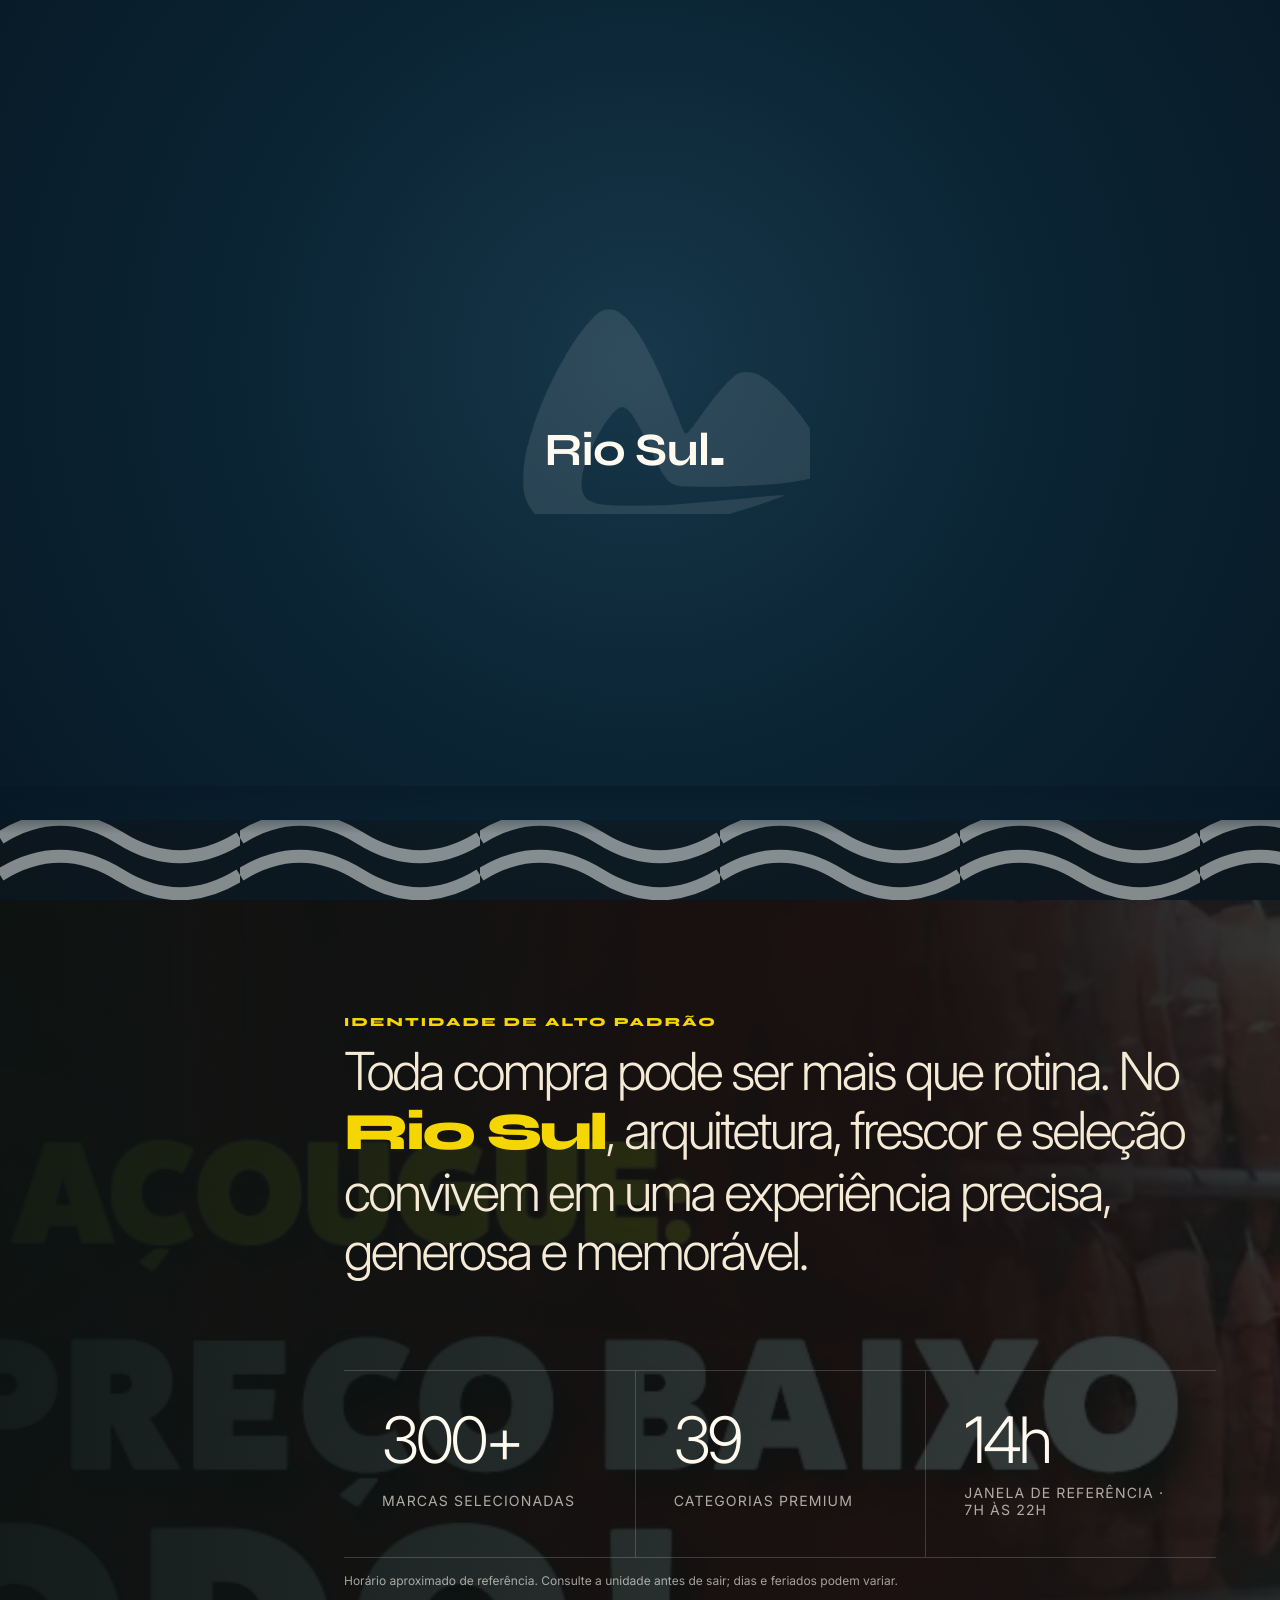
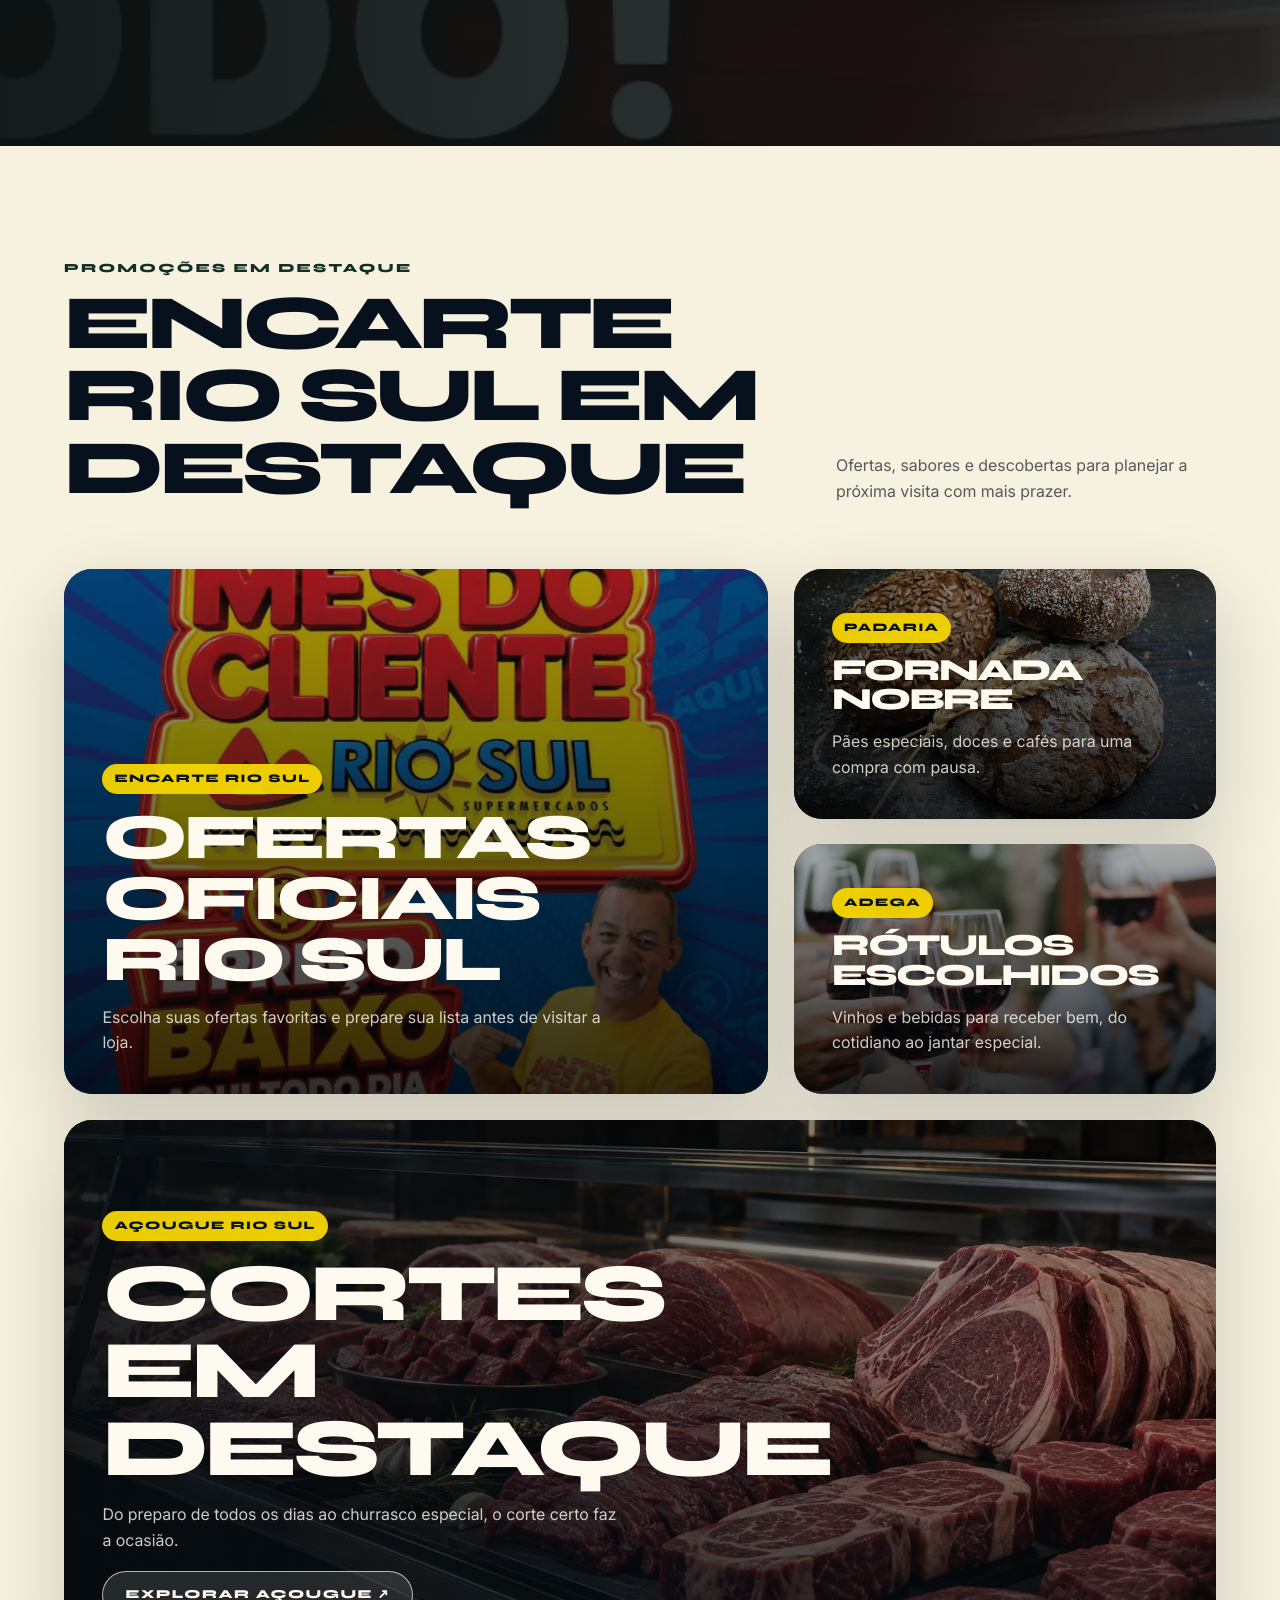
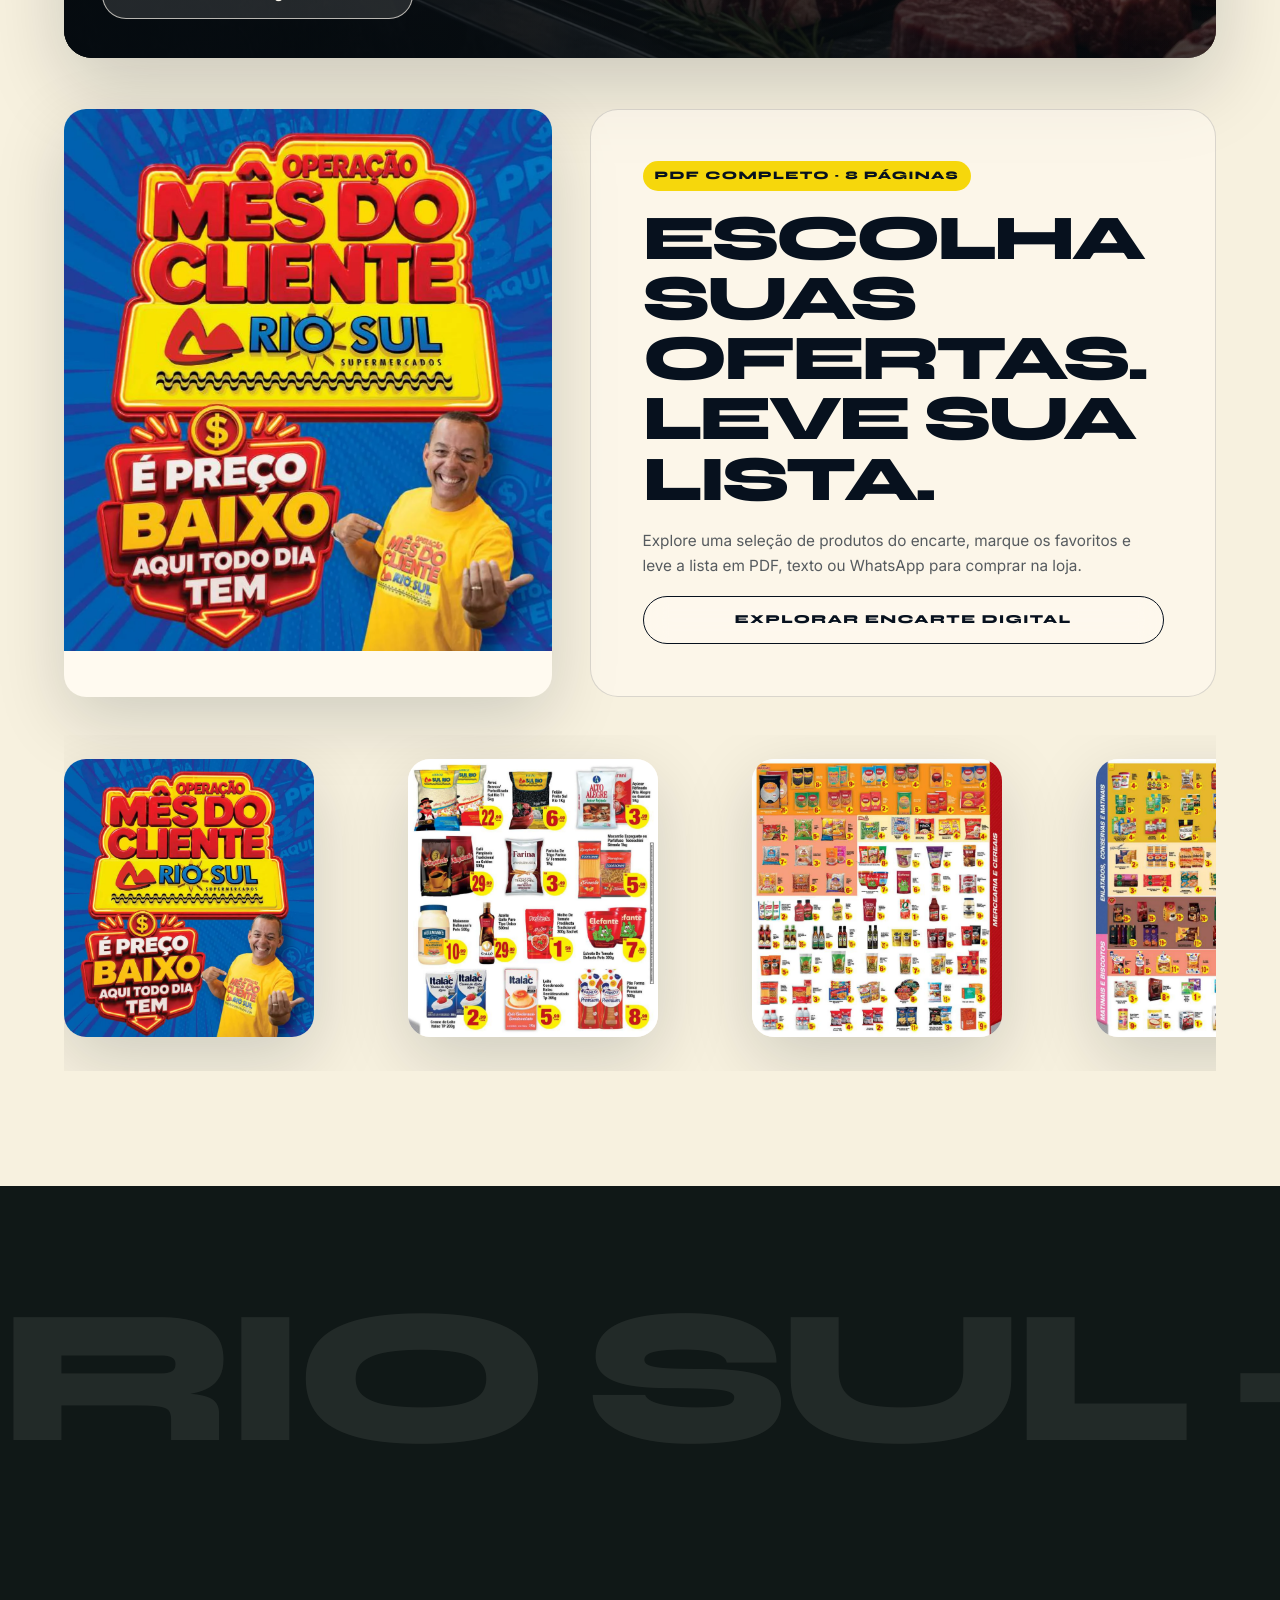
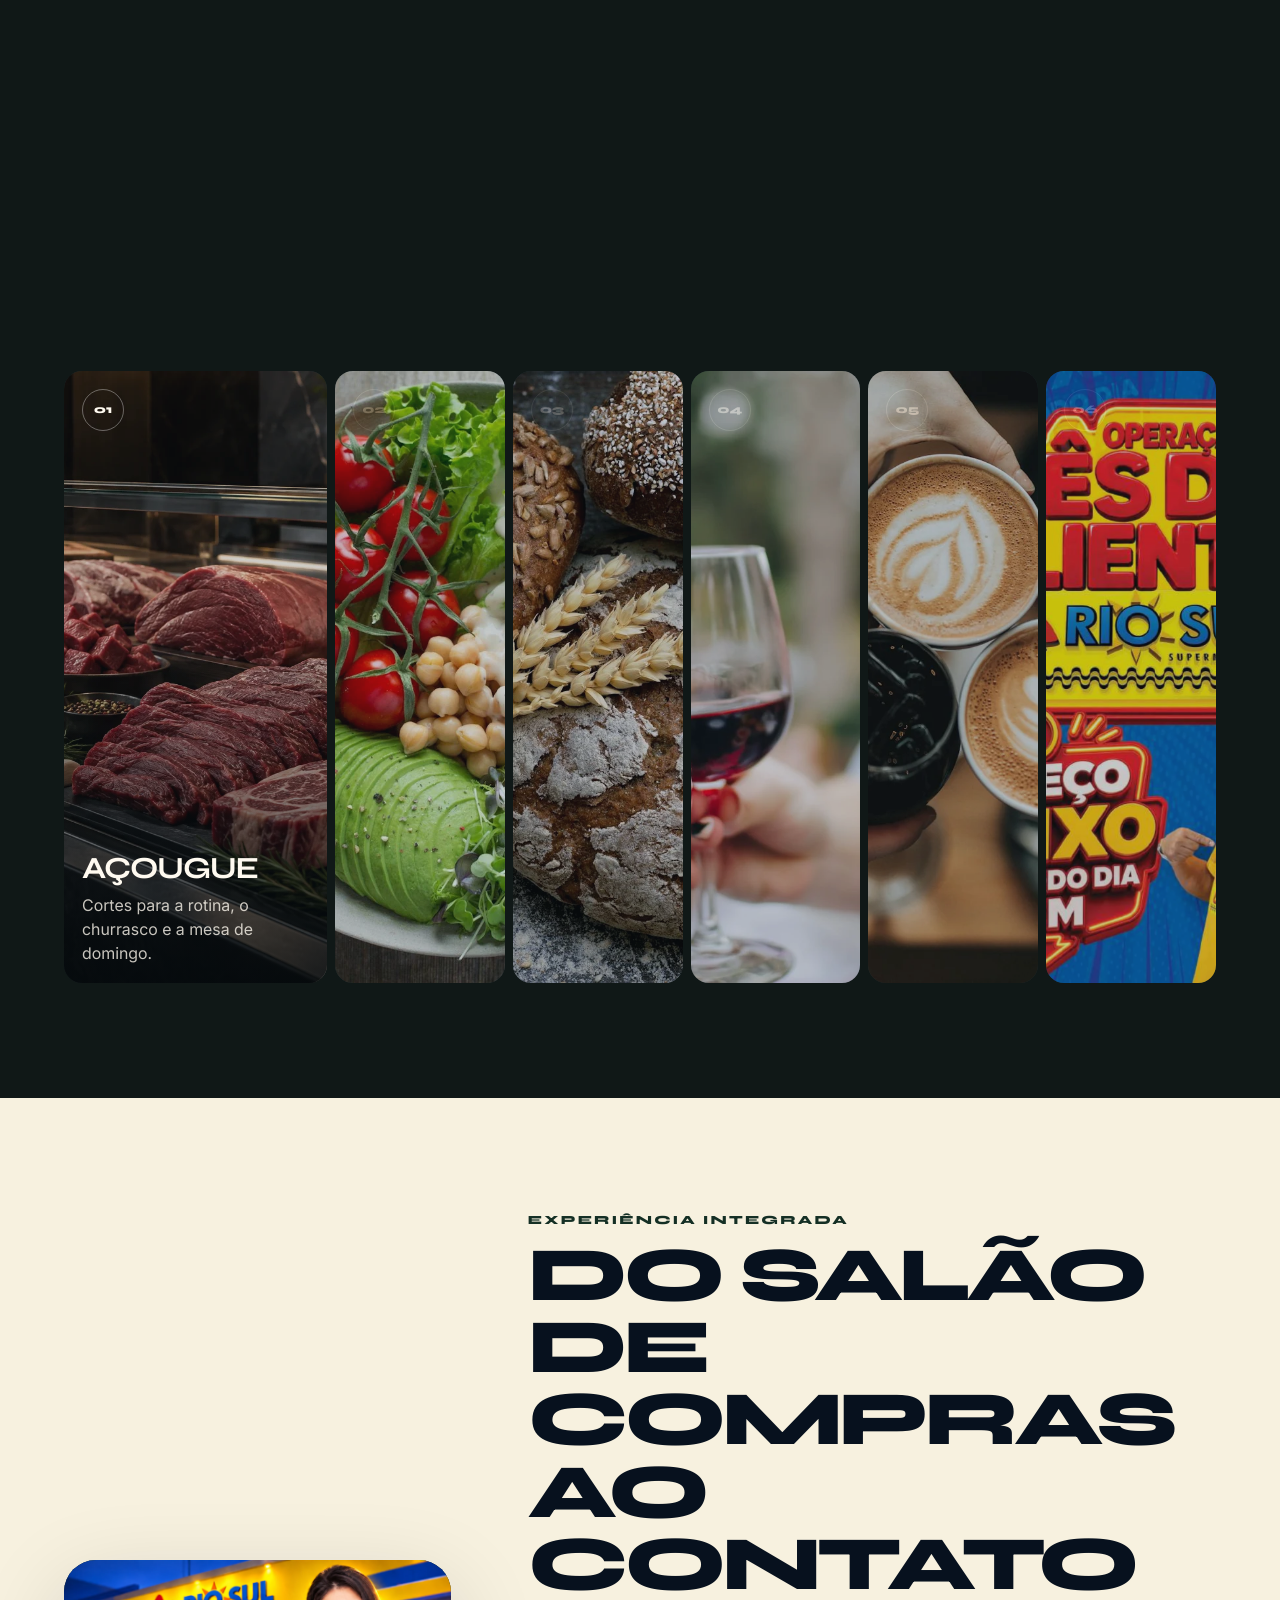
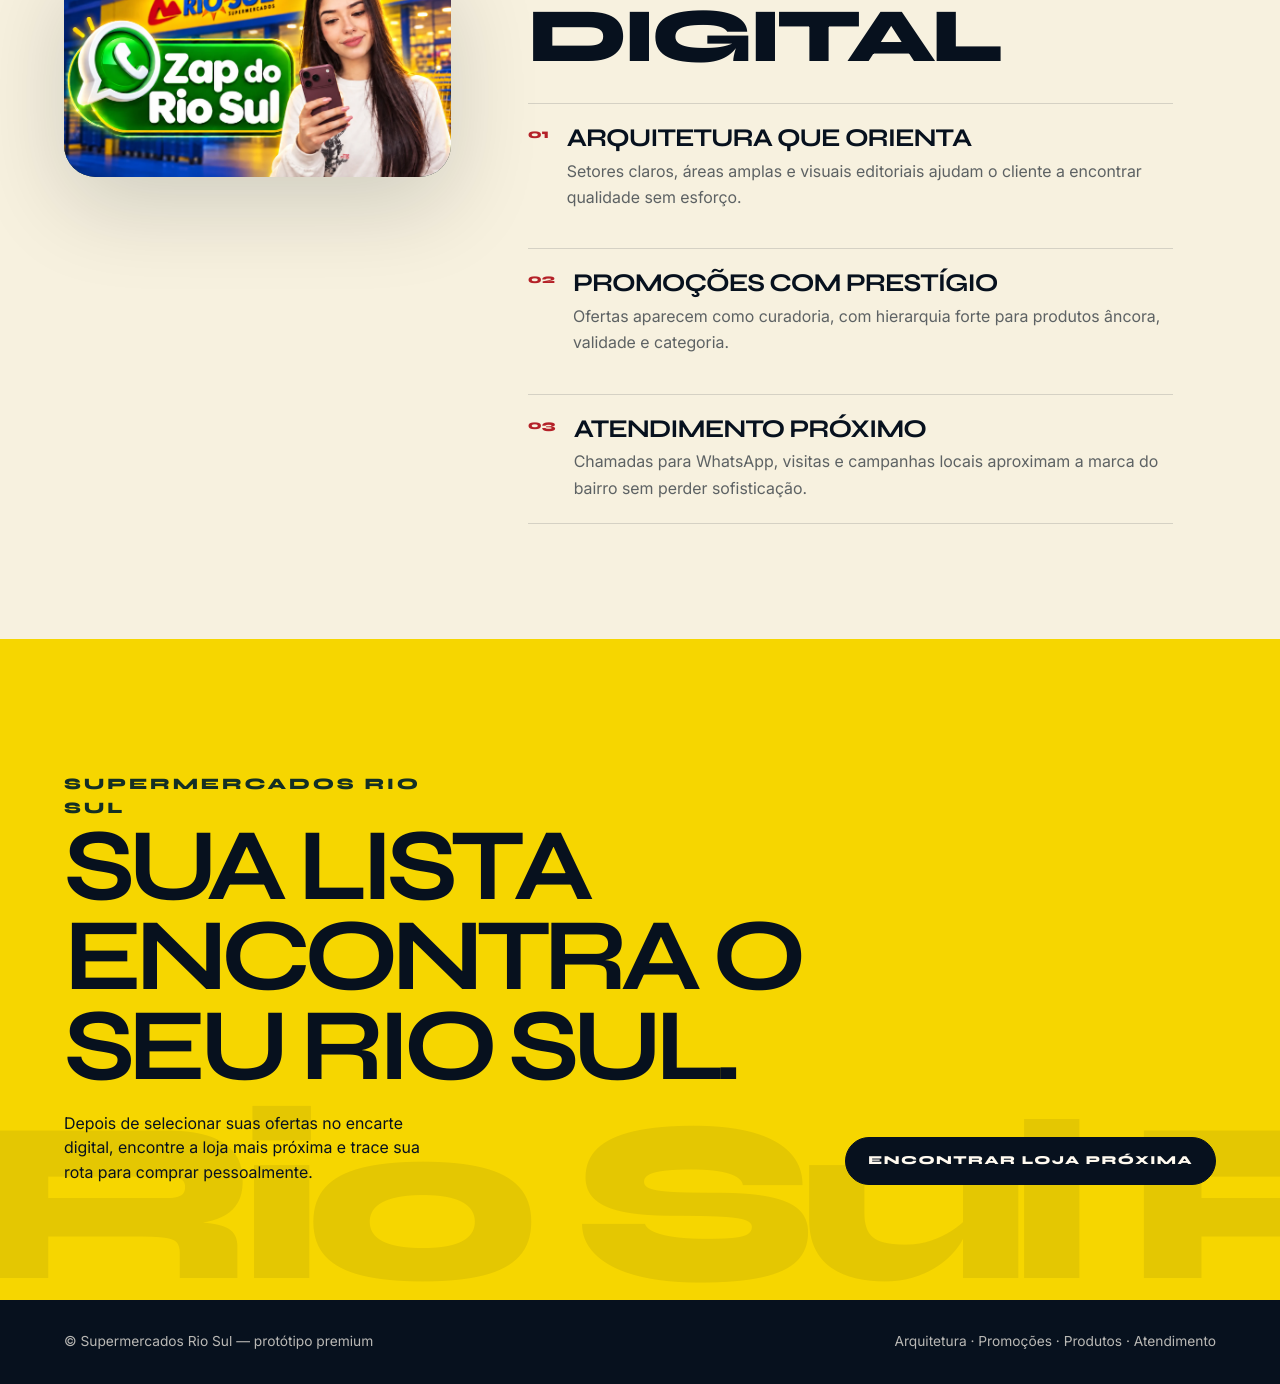
<file: index.html>
<!doctype html>
<html lang="pt-BR">
<head>
  <meta charset="utf-8">
  <meta name="viewport" content="width=device-width, initial-scale=1">
  <link rel="icon" type="image/png" href="assets/rio-sul-favicon.png">
  <link rel="apple-touch-icon" href="assets/rio-sul-favicon.png">
  <title>Supermercados Rio Sul — Experiência Premium</title>
  <meta name="description" content="Supermercados Rio Sul em uma experiência digital premium, com arquitetura imersiva, promoções editoriais e seleção ampla de produtos.">
  <link rel="preload" as="image" href="assets/rio-sul-logo-header.png">
  <link rel="preload" as="image" href="assets/hero-rio-sul-fachada.webp">
  <style>
    @import url('https://fonts.googleapis.com/css2?family=Inter:wght@300;400;500;600;700&family=Syne:wght@400;700;800;900&display=swap');

    /* OD-LAYOUT-PRIMITIVES v1 — structure only: display, flex/grid, overflow, wrapping, ratio.
       Put this @layer first; product CSS outside the layer always wins. */
    @layer od-layout {
      :where(.od-stack,.od-row,.od-row-top,.od-cluster,.od-grid,.od-field,.od-stat,.od-cell,.od-tile) > :where(*) { min-width: 0; }
      .od-stack { display: flex; flex-direction: column; gap: var(--od-gap, 8px); }
      .od-row { display: flex; align-items: center; gap: var(--od-gap, 8px); }
      .od-row-top { display: flex; align-items: flex-start; gap: var(--od-gap, 8px); }
      .od-cluster { display: flex; flex-wrap: wrap; align-items: center; gap: var(--od-gap, 8px); }
      .od-fill { flex: 1 1 0; min-width: 0; }
      .od-fixed { flex: none; }
      .od-grid { display: grid; gap: var(--od-gap, 12px); grid-template-columns: repeat(var(--od-cols, 3), minmax(0, 1fr)); }
      .od-stat, .od-field, .od-cell { display: grid; gap: var(--od-gap, 2px); }
      :where(.od-stat,.od-field,.od-cell) > :where(*) { display: block; }
      .od-tile { display: grid; grid-template-rows: auto 1fr; }
      :where(.od-tile) > :where(*) { display: block; }
      .od-media { display: block; width: 100%; height: auto; aspect-ratio: var(--od-ratio, auto); }
      .od-media-cover { object-fit: cover; }
      .od-truncate { display: block; max-width: 100%; overflow: hidden; white-space: nowrap; text-overflow: ellipsis; }
      .od-clamp-2, .od-clamp-3 { display: -webkit-box; -webkit-box-orient: vertical; overflow: hidden; overflow-wrap: anywhere; }
      .od-clamp-2 { -webkit-line-clamp: 2; }
      .od-clamp-3 { -webkit-line-clamp: 3; }
      .od-lines-2 { min-height: calc(2 * 1.4em); }
      .od-nowrap { white-space: nowrap; }
      .od-keep { word-break: keep-all; overflow-wrap: anywhere; }
      .od-screen { display: grid; grid-template-rows: auto minmax(0, 1fr) auto; height: 100%; }
      .od-scroll { overflow-y: auto; overscroll-behavior: contain; min-height: 0; }
      .od-rail { display: flex; gap: var(--od-gap, 8px); overflow-x: auto; scroll-snap-type: x proximity; scrollbar-width: none; padding-inline: var(--od-rail-pad, 16px); scroll-padding-inline: var(--od-rail-pad, 16px); }
      .od-rail::-webkit-scrollbar { display: none; }
      :where(.od-rail) > :where(*) { flex: none; scroll-snap-align: start; }
      :where(.od-rail) > :where(:last-child) { margin-inline-end: var(--od-rail-pad, 16px); }
      .od-spacer { flex: none; visibility: hidden; pointer-events: none; }
      .od-touch { min-width: 44px; min-height: 44px; }
    }
    /* /OD-LAYOUT-PRIMITIVES v1 */

    :root {
      --paper: #f7f1df;
      --sun: #f6d600;
      --ink: #07111e;
      --ink-soft: #1a2533;
      --green: #142f24;
      --deep: #0b1413;
      --blue: #0d356b;
      --red: #b42128;
      --line: rgba(7, 17, 30, 0.14);
      --white: #fffaf0;
      --muted: rgba(255, 250, 240, 0.72);
      --ease: cubic-bezier(0.22, 1, 0.36, 1);
      --section-pad: clamp(72px, 9vw, 136px);
      --side: clamp(24px, 5vw, 80px);
    }

    * { box-sizing: border-box; }
    html { scroll-behavior: smooth; background: var(--paper); }
    body {
      margin: 0;
      overflow-x: clip;
      color: var(--ink);
      background: var(--paper);
      font-family: Inter, system-ui, -apple-system, BlinkMacSystemFont, "Segoe UI", sans-serif;
      text-rendering: geometricPrecision;
    }
    body.menu-open { overflow: hidden; }
    a { color: inherit; text-decoration: none; }
    button { font: inherit; color: inherit; }
    ::selection { background: var(--sun); color: var(--ink); }

    .preloader {
      position: fixed;
      inset: 0;
      z-index: 100;
      display: flex;
      align-items: center;
      justify-content: center;
      background: radial-gradient(circle at 50% 40%, #17374a 0%, #0b2535 45%, #071824 100%);
      color: var(--white);
      transform: translateY(0);
      transition: transform 1.5s cubic-bezier(0.45, 0, 0.15, 1);
    }
    .preloader.lift { transform: translateY(-100%); }
    .preloader.done { transition: none; transform: translateY(-100%); pointer-events: none; }
    .preloader-symbol {
      position: absolute;
      left: 50%;
      top: 47%;
      width: clamp(230px, 28vw, 340px);
      height: clamp(180px, 22vw, 260px);
      background: url("assets/rio-sul-logo-header.png") left top / 350% auto no-repeat;
      filter: grayscale(1) brightness(0) invert(1);
      opacity: 0.10;
      transform: translate(-50%, -65%);
      pointer-events: none;
    }
    .preloader-waves {
      position: absolute;
      inset: auto 0 0;
      height: 80px;
      background: url("assets/copacabana-wave.svg") 0 0 / 240px 80px repeat-x;
      opacity: 0.52;
      animation: promenade-drift 14s linear infinite;
      pointer-events: none;
    }
    .preloader-waves::before {
      content: "";
      position: absolute;
      inset: -34px 0 0;
      background: linear-gradient(180deg, #071824 0, transparent 42%);
    }
    @keyframes promenade-drift { to { background-position-x: 240px; } }
    .typewriter {
      position: relative;
      z-index: 1;
      display: inline-flex;
      align-items: center;
      font-family: Syne, sans-serif;
      font-size: 2.9rem;
      letter-spacing: -0.02em;
      min-height: 1.2em;
    }
    .typewriter span { font-weight: 700; }
    .typewriter span:last-of-type { font-weight: 900; }
    .cursor {
      width: 3px;
      height: 1.1em;
      margin-left: 8px;
      border-radius: 99px;
      background: currentColor;
      animation: blink 0.7s step-end infinite;
    }
    .cursor.hide { opacity: 0; animation: none; }
    @keyframes blink { 50% { opacity: 0; } }

    .site-nav {
      position: fixed;
      z-index: 50;
      top: 0;
      left: 0;
      width: 100%;
      display: flex;
      align-items: center;
      justify-content: space-between;
      padding: clamp(18px, 2.4vw, 28px) var(--side);
      color: var(--green);
      transition: color 0.35s ease, padding 0.35s ease;
      mix-blend-mode: normal;
    }
    .site-nav.is-scrolled { padding-block: 14px; }
    .brand-mark {
      display: flex;
      align-items: center;
      gap: 14px;
      min-width: 0;
      color: inherit;
    }
    .brand-emblem {
      width: clamp(150px, 17vw, 230px);
      height: auto;
      filter: drop-shadow(0 10px 22px rgba(0,0,0,0.20));
      transition: width 0.35s ease, opacity 0.35s ease, filter 0.35s ease;
    }
    .site-nav.is-scrolled .brand-emblem {
      width: clamp(96px, 10vw, 140px);
      opacity: 0.28;
      filter: drop-shadow(0 4px 10px rgba(0,0,0,0.14));
    }
    body.menu-open .site-nav .brand-emblem { opacity: 1; }
    body.menu-open .site-nav { color: var(--green) !important; }
    .nav-links {
      display: flex;
      align-items: center;
      gap: clamp(18px, 2vw, 34px);
      font-family: Syne, sans-serif;
      font-size: 0.78rem;
      font-weight: 700;
      letter-spacing: 0.16em;
      text-transform: uppercase;
    }
    .nav-links a {
      position: relative;
      padding: 10px 0;
    }
    .nav-links a::after {
      content: "";
      position: absolute;
      right: 0;
      bottom: 4px;
      width: 0;
      height: 1px;
      background: currentColor;
      transition: width 0.28s ease;
    }
    .nav-links a:hover::after,
    .nav-links a:focus-visible::after { left: 0; right: auto; width: 100%; }
    .menu-toggle {
      display: none;
      width: 48px;
      height: 48px;
      border: 0;
      border-radius: 999px;
      background: transparent;
      cursor: pointer;
      align-items: center;
      justify-content: center;
    }
    .hamburger {
      width: 28px;
      display: grid;
      gap: 8px;
    }
    .hamburger i {
      display: block;
      height: 1px;
      background: currentColor;
      transition: width 0.25s ease, transform 0.25s ease;
    }
    .hamburger i:first-child { width: 28px; }
    .hamburger i:last-child { width: 22px; justify-self: end; }
    .menu-toggle:hover .hamburger i:first-child { width: 20px; }
    .menu-toggle[aria-expanded="true"] .hamburger i:first-child { width: 26px; transform: translateY(4.5px) rotate(45deg); }
    .menu-toggle[aria-expanded="true"] .hamburger i:last-child { width: 26px; transform: translateY(-4.5px) rotate(-45deg); }
    .mobile-menu {
      position: fixed;
      inset: 0;
      z-index: 40;
      display: grid;
      place-items: center;
      background: var(--paper);
      color: var(--ink);
      transform: translateY(-100%);
      transition: transform 0.6s var(--ease);
    }
    .mobile-menu.open { transform: translateY(0); }
    .mobile-menu nav {
      display: grid;
      gap: 22px;
      text-align: center;
      font-family: Syne, sans-serif;
      font-size: clamp(34px, 10vw, 68px);
      font-weight: 400;
      letter-spacing: 0.08em;
      text-transform: uppercase;
    }

    .hero {
      min-height: 100vh;
      position: relative;
      isolation: isolate;
      display: grid;
      align-items: end;
      overflow: visible;
      background:
        linear-gradient(90deg, rgba(0,0,0,0.55) 0%, rgba(0,0,0,0.30) 38%, rgba(0,0,0,0.08) 70%),
        url("assets/hero-rio-sul-fachada.webp") center / cover no-repeat;
    }
    .hero::before {
      content: "";
      position: absolute;
      inset: 0;
      z-index: -1;
      background: linear-gradient(180deg, transparent 55%, rgba(0,0,0,0.35) 100%);
      pointer-events: none;
    }
    .hero-text-block {
      width: 100%;
      padding: calc(22vh - 30px) var(--side) clamp(88px, 12vh, 144px);
      opacity: 0;
      transform: translateY(28px);
      transition: opacity 0.7s var(--ease) 0.1s, transform 0.7s var(--ease) 0.1s;
    }
    .hero-text-block.show { opacity: 1; transform: translateY(0); }
    .hero .eyebrow { color: var(--sun); }
    .hero-heading-top,
    .hero-extraordinary,
    .hero-subtitle-mobile { text-shadow: 0 2px 12px rgba(0,0,0,0.45); }
    .eyebrow {
      display: inline-flex;
      align-items: center;
      gap: 12px;
      margin-bottom: 20px;
      color: var(--green);
      font-family: Syne, sans-serif;
      font-size: clamp(12px, 1vw, 15px);
      font-weight: 800;
      letter-spacing: 0.18em;
      text-transform: uppercase;
    }
    .eyebrow::before {
      content: "";
      width: 44px;
      height: 2px;
      background: currentColor;
    }
    .hero-heading-top {
      display: flex;
      align-items: end;
      justify-content: space-between;
      gap: 24px;
      margin-bottom: -0.04em;
    }
    .hero-own-the,
    .hero-extraordinary {
      font-family: Syne, sans-serif;
      font-weight: 800;
      color: var(--white);
      text-transform: uppercase;
      letter-spacing: -0.055em;
      line-height: 0.9;
    }
    .hero-own-the { font-size: clamp(38px, 5vw, 86px); }
    .hero-extraordinary {
      display: block;
      margin: 0;
      font-size: clamp(54px, 6.8vw, 120px);
      white-space: nowrap;
    }
    .hero-subtitle-desktop {
      max-width: 330px;
      margin: 0 0 0.5em;
      color: rgba(255,255,255,0.90);
      font-family: Syne, sans-serif;
      font-size: clamp(11px, 0.95vw, 15px);
      font-weight: 700;
      line-height: 1.6;
      text-align: right;
      letter-spacing: 0.02em;
    }
    .hero-subtitle-mobile {
      display: none;
      max-width: 340px;
      margin: 18px 0 0;
      color: rgba(255,255,255,0.90);
      font-family: Syne, sans-serif;
      font-size: clamp(13px, 3vw, 16px);
      font-weight: 700;
      line-height: 1.55;
    }
    .hero-cta-row {
      display: flex;
      flex-wrap: wrap;
      align-items: center;
      gap: 14px;
      margin-top: 34px;
    }
    .button {
      display: inline-flex;
      align-items: center;
      justify-content: center;
      min-height: 48px;
      padding: 14px 22px;
      border: 1px solid currentColor;
      border-radius: 999px;
      font-family: Syne, sans-serif;
      font-size: 0.76rem;
      font-weight: 800;
      letter-spacing: 0.12em;
      text-transform: uppercase;
      cursor: pointer;
      transition: transform 0.25s ease, background 0.25s ease, color 0.25s ease;
    }
    .button.primary { background: var(--ink); color: var(--white); border-color: var(--ink); }
    .button.secondary { color: var(--ink); background: rgba(255, 250, 240, 0.55); backdrop-filter: blur(12px); }
    .button:hover,
    .button:focus-visible { transform: translateY(-2px); }
    .button:focus-visible,
    .menu-toggle:focus-visible,
    a:focus-visible { outline: 2px solid var(--sun); outline-offset: 4px; }

    .floating-logo-card {
      position: fixed;
      z-index: 22;
      pointer-events: none;
      left: 50%;
      bottom: 5vh;
      width: min(72vw, 760px);
      transform: translate3d(-50%, 102vh, 0);
      opacity: 0;
      transition: transform 1.5s cubic-bezier(0.45, 0, 0.15, 1) 0.4s, opacity 0.8s ease 0.4s;
      will-change: transform, opacity;
    }
    .floating-logo-card.lifting {
      transform: translate3d(-50%, 0, 0);
      opacity: 0.92;
    }
    .floating-logo-card.scroll-control { transition: opacity 0.35s ease; }
    .floating-logo-card img {
      width: 100%;
      height: auto;
      display: block;
      filter: drop-shadow(0 24px 48px rgba(0,0,0,0.30));
    }

    .intro-band {
      position: relative;
      z-index: 20;
      min-height: 112vh;
      padding: var(--section-pad) var(--side);
      background: var(--deep);
      color: var(--white);
      overflow: hidden;
    }
    .intro-band::before {
      content: "";
      position: absolute;
      inset: 0;
      background:
        linear-gradient(90deg, rgba(11,20,19,0.92), rgba(11,20,19,0.54)),
        url("assets/slide-esperanca-06.webp") center / cover no-repeat;
      opacity: 0.42;
      transform: scale(1.05);
    }
    .intro-band .section-kicker { color: var(--sun); }
    .intro-content {
      position: relative;
      max-width: 1220px;
      margin: 0 auto;
      padding-left: min(24vw, 280px);
    }
    .statement {
      margin: 0;
      color: #f4ead5;
      font-size: clamp(28px, 4.1vw, 72px);
      line-height: 1.12;
      letter-spacing: -0.05em;
      font-weight: 300;
    }
    .statement strong {
      font-family: Syne, sans-serif;
      font-weight: 800;
      color: var(--sun);
    }
    .stats-row {
      display: grid;
      grid-template-columns: repeat(3, minmax(0, 1fr));
      gap: 0;
      margin-top: clamp(48px, 7vw, 92px);
      border-top: 1px solid rgba(255,255,255,0.18);
      border-bottom: 1px solid rgba(255,255,255,0.18);
    }
    .stat {
      padding: clamp(22px, 3vw, 38px);
      border-left: 1px solid rgba(255,255,255,0.18);
    }
    .stat:first-child { border-left: 0; }
    .stat-value {
      color: var(--white);
      font-size: clamp(42px, 5vw, 82px);
      font-weight: 300;
      line-height: 1;
      letter-spacing: -0.05em;
    }
    .stat-label {
      margin-top: 10px;
      color: rgba(255,250,240,0.66);
      font-size: clamp(12px, 1.1vw, 15px);
      letter-spacing: 0.08em;
      text-transform: uppercase;
    }
    .stat-note {
      margin: 14px 0 0;
      color: rgba(255,250,240,0.62);
      font-size: 12px;
      line-height: 1.5;
    }

    .promos {
      position: relative;
      z-index: 25;
      margin-top: -18vh;
      padding: var(--section-pad) var(--side);
      background: var(--paper);
    }
    .section-head {
      display: flex;
      align-items: end;
      justify-content: space-between;
      gap: 32px;
      max-width: 1280px;
      margin: 0 auto clamp(32px, 5vw, 68px);
    }
    .section-kicker {
      margin: 0 0 12px;
      color: var(--green);
      font-family: Syne, sans-serif;
      font-size: 0.78rem;
      font-weight: 800;
      letter-spacing: 0.18em;
      text-transform: uppercase;
    }
    .section-title {
      max-width: 820px;
      margin: 0;
      font-family: Syne, sans-serif;
      font-size: clamp(38px, 6vw, 96px);
      font-weight: 800;
      line-height: 0.94;
      letter-spacing: -0.06em;
      text-transform: uppercase;
    }
    .section-copy {
      max-width: 380px;
      margin: 0;
      color: rgba(7,17,30,0.68);
      font-size: clamp(15px, 1.25vw, 18px);
      line-height: 1.65;
    }
    .promo-grid {
      max-width: 1280px;
      margin: 0 auto;
      display: grid;
      grid-template-columns: 1.25fr 0.75fr;
      gap: clamp(16px, 2vw, 28px);
    }
    .feature-promo,
    .small-promo {
      position: relative;
      overflow: hidden;
      min-height: 520px;
      border-radius: 28px;
      color: var(--white);
      background: var(--deep);
      box-shadow: 0 28px 80px rgba(7, 17, 30, 0.18);
    }
    .small-promo { min-height: 250px; }
    .promo-stack { display: grid; gap: clamp(16px, 2vw, 28px); }
    .butcher-feature {
      max-width: 1280px;
      min-height: clamp(430px, 42vw, 540px);
      margin: clamp(16px, 2vw, 28px) auto 0;
    }
    .butcher-feature .promo-img { opacity: 0.82; }
    .butcher-feature .promo-shade {
      background: linear-gradient(90deg, rgba(5,11,16,0.88), rgba(5,11,16,0.48) 52%, rgba(5,11,16,0.10)),
                  linear-gradient(0deg, rgba(5,11,16,0.62), transparent 55%);
    }
    .butcher-feature .promo-content { max-width: 700px; }
    .butcher-feature .promo-title { font-size: clamp(42px, 6.4vw, 92px); }
    .butcher-link {
      width: max-content;
      margin-top: 4px;
      color: var(--white);
      background: rgba(255,250,240,0.12);
      border-color: rgba(255,250,240,0.68);
    }
    .promo-img {
      position: absolute;
      inset: 0;
      width: 100%;
      height: 100%;
      object-fit: cover;
      opacity: 0.72;
      transition: transform 0.8s var(--ease), opacity 0.8s ease;
    }
    .feature-promo:hover .promo-img,
    .small-promo:hover .promo-img { transform: scale(1.045); opacity: 0.86; }
    .promo-shade {
      position: absolute;
      inset: 0;
      background: linear-gradient(180deg, rgba(0,0,0,0.08), rgba(0,0,0,0.72));
    }
    .promo-content {
      position: absolute;
      left: clamp(24px, 3vw, 44px);
      right: clamp(24px, 3vw, 44px);
      bottom: clamp(24px, 3vw, 44px);
      display: grid;
      gap: 14px;
    }
    .badge {
      width: max-content;
      padding: 8px 12px;
      border-radius: 999px;
      background: rgba(246,214,0,0.95);
      color: var(--ink);
      font-family: Syne, sans-serif;
      font-size: 0.72rem;
      font-weight: 800;
      letter-spacing: 0.12em;
      text-transform: uppercase;
    }
    .promo-title {
      margin: 0;
      max-width: 650px;
      font-family: Syne, sans-serif;
      font-size: clamp(30px, 5vw, 80px);
      font-weight: 800;
      line-height: 0.95;
      letter-spacing: -0.055em;
      text-transform: uppercase;
    }
    .small-promo .promo-title { font-size: clamp(24px, 2.4vw, 42px); }
    .promo-text {
      max-width: 520px;
      margin: 0;
      color: rgba(255,250,240,0.80);
      line-height: 1.6;
    }
    .encarte-showcase {
      max-width: 1280px;
      margin: clamp(24px, 4vw, 52px) auto 0;
      display: grid;
      grid-template-columns: minmax(280px, 0.78fr) 1fr;
      gap: clamp(18px, 3vw, 40px);
      align-items: stretch;
    }
    .encarte-cover,
    .encarte-page {
      overflow: hidden;
      border-radius: 22px;
      background: #fffaf0;
      box-shadow: 0 22px 70px rgba(7, 17, 30, 0.16);
    }
    .encarte-cover img,
    .encarte-page img {
      display: block;
      width: 100%;
      height: auto;
      aspect-ratio: 1531 / 1701;
      object-fit: contain;
    }
    .encarte-copy {
      display: grid;
      align-content: center;
      gap: 18px;
      padding: clamp(24px, 4vw, 52px);
      border: 1px solid var(--line);
      border-radius: 28px;
      background: rgba(255, 250, 240, 0.56);
    }
    .encarte-copy h3 {
      margin: 0;
      font-family: Syne, sans-serif;
      font-size: clamp(34px, 5vw, 76px);
      font-weight: 800;
      line-height: 0.94;
      letter-spacing: -0.06em;
      text-transform: uppercase;
    }
    .encarte-copy p {
      max-width: 560px;
      margin: 0;
      color: rgba(7,17,30,0.68);
      font-size: clamp(15px, 1.2vw, 18px);
      line-height: 1.65;
    }
    .encarte-rail {
      --od-gap: 14px;
      --od-rail-pad: 0px;
      grid-column: 1 / -1;
      padding: 8px 0 18px;
    }
    .encarte-page {
      width: min(34vw, 250px);
      min-width: 172px;
    }

    .products {
      padding: var(--section-pad) 0;
      background: #101817;
      color: var(--white);
      overflow: hidden;
    }
    .products .section-head { padding: 0 var(--side); }
    .products .section-kicker { color: var(--sun); }
    .products .section-copy { color: rgba(255,250,240,0.68); }
    .ticker {
      display: flex;
      width: max-content;
      margin-bottom: clamp(34px, 5vw, 70px);
      animation: ticker 38s linear infinite;
      pointer-events: none;
    }
    .ticker span {
      padding-right: 0.28em;
      color: rgba(255,250,240,0.08);
      font-family: Syne, sans-serif;
      font-size: clamp(96px, 15vw, 220px);
      font-weight: 800;
      letter-spacing: -0.06em;
      line-height: 0.8;
      white-space: nowrap;
      text-transform: uppercase;
    }
    @keyframes ticker { to { transform: translateX(-50%); } }
    .product-gallery {
      display: flex;
      gap: 8px;
      width: min(1200px, calc(100% - var(--side) * 2));
      height: min(68vh, 680px);
      margin: 0 auto;
    }
    .product-card {
      position: relative;
      flex: 1 1 0%;
      overflow: hidden;
      min-width: 0;
      border-radius: 18px;
      background: #213138;
      cursor: pointer;
      transition: flex 0.55s cubic-bezier(0.4, 0, 0.2, 1), transform 0.35s ease;
    }
    .product-card:hover,
    .product-card:focus-within { flex: 3.8; }
    .product-card.butcher-card { flex-grow: 1.55; }
    .product-card.butcher-card:hover,
    .product-card.butcher-card:focus-within { flex-grow: 4.2; }
    .product-card.butcher-card::after {
      content: "";
      position: absolute;
      inset: 45% 0 0;
      background: linear-gradient(0deg, rgba(4,9,12,0.82), transparent);
      pointer-events: none;
    }
    .product-card.butcher-card .product-info,
    .product-card.butcher-card .product-index { z-index: 1; }
    .product-card.butcher-card .product-info { opacity: 1; transform: none; }
    .product-card img {
      width: 100%;
      height: 100%;
      object-fit: cover;
      display: block;
      opacity: 0.78;
      transition: opacity 0.4s ease, transform 0.7s var(--ease);
    }
    .product-card:hover img,
    .product-card:focus-within img { opacity: 0.94; transform: scale(1.04); }
    .product-info {
      position: absolute;
      inset: auto 18px 18px 18px;
      display: grid;
      gap: 8px;
      min-width: 220px;
      opacity: 0;
      transform: translateY(10px);
      transition: opacity 0.3s ease, transform 0.3s ease;
    }
    .product-card:hover .product-info,
    .product-card:focus-within .product-info { opacity: 1; transform: translateY(0); }
    .product-info h3 {
      margin: 0;
      font-family: Syne, sans-serif;
      font-size: clamp(24px, 2.4vw, 42px);
      letter-spacing: -0.04em;
      line-height: 1;
      text-transform: uppercase;
    }
    .product-info p {
      margin: 0;
      color: rgba(255,250,240,0.78);
      line-height: 1.5;
    }
    .product-index {
      position: absolute;
      top: 18px;
      left: 18px;
      width: 42px;
      height: 42px;
      display: grid;
      place-items: center;
      border: 1px solid rgba(255,255,255,0.34);
      border-radius: 999px;
      color: var(--white);
      font-family: Syne, sans-serif;
      font-size: 0.72rem;
      font-weight: 800;
    }

    .experience {
      padding: var(--section-pad) var(--side);
      background: var(--paper);
    }
    .experience-grid {
      max-width: 1280px;
      margin: 0 auto;
      display: grid;
      grid-template-columns: 0.9fr 1.1fr;
      gap: clamp(32px, 6vw, 90px);
      align-items: center;
    }
    .experience-image {
      position: relative;
      overflow: hidden;
      border-radius: 32px;
      background: var(--green);
      box-shadow: 0 28px 90px rgba(7,17,30,0.16);
    }
    .experience-image img {
      display: block;
      width: 100%;
      height: auto;
      aspect-ratio: 1672 / 941;
      object-fit: cover;
    }
    .service-list {
      display: grid;
      gap: 16px;
      margin-top: 30px;
    }
    .service-item {
      display: grid;
      grid-template-columns: auto 1fr;
      gap: 18px;
      align-items: start;
      padding: 22px 0;
      border-top: 1px solid var(--line);
    }
    .service-item:last-child { border-bottom: 1px solid var(--line); }
    .service-number {
      color: var(--red);
      font-family: Syne, sans-serif;
      font-size: 0.82rem;
      font-weight: 800;
    }
    .service-item h3 {
      margin: 0 0 6px;
      font-family: Syne, sans-serif;
      font-size: clamp(20px, 2vw, 30px);
      line-height: 1;
      letter-spacing: -0.04em;
      text-transform: uppercase;
    }
    .service-item p {
      margin: 0;
      color: rgba(7,17,30,0.64);
      line-height: 1.65;
    }

    .final-cta {
      position: relative;
      padding: var(--section-pad) var(--side);
      overflow: hidden;
      background: var(--sun);
      color: var(--ink);
    }
    .final-cta::after {
      content: "Rio Sul   Rio Sul   Rio Sul";
      position: absolute;
      left: -2vw;
      bottom: -0.18em;
      color: rgba(7,17,30,0.07);
      font-family: Syne, sans-serif;
      font-size: clamp(90px, 18vw, 260px);
      font-weight: 900;
      letter-spacing: -0.08em;
      white-space: nowrap;
      pointer-events: none;
    }
    .cta-inner {
      position: relative;
      z-index: 1;
      max-width: 1280px;
      margin: 0 auto;
      display: grid;
      grid-template-columns: 1fr auto;
      gap: 28px;
      align-items: end;
    }
    .cta-inner h2 {
      margin: 0;
      max-width: 860px;
      font-family: Syne, sans-serif;
      font-size: clamp(46px, 8vw, 130px);
      line-height: 0.88;
      letter-spacing: -0.07em;
      text-transform: uppercase;
    }
    .cta-inner p {
      max-width: 380px;
      margin: 18px 0 0;
      font-size: clamp(16px, 1.2vw, 19px);
      line-height: 1.55;
    }
    .footer {
      padding: 34px var(--side);
      display: flex;
      justify-content: space-between;
      gap: 20px;
      background: var(--ink);
      color: rgba(255,250,240,0.72);
      font-size: 0.86rem;
    }

    .reveal {
      opacity: 0;
      transform: translateY(26px);
      transition: opacity 0.75s var(--ease), transform 0.75s var(--ease);
    }
    .reveal.in { opacity: 1; transform: translateY(0); }

    @media (max-width: 1023px) {
      .nav-links { display: none; }
      .menu-toggle { display: flex; }
      .hero { min-height: 92vh; align-items: center; }
      .hero-text-block { padding-top: 110px; padding-bottom: 84px; }
      .hero-heading-top { justify-content: flex-start; }
      .hero-subtitle-desktop { display: none; }
      .hero-subtitle-mobile { display: block; }
      .hero-own-the { font-size: 7vw; }
      .hero-extraordinary { font-size: 13.2vw; white-space: normal; word-break: break-word; line-height: 0.9; }
      .floating-logo-card { width: min(88vw, 600px); }
      .intro-content { padding-left: 12vw; }
      .promo-grid,
      .encarte-showcase,
      .experience-grid,
      .cta-inner { grid-template-columns: minmax(0, 1fr); }
      .product-gallery {
        display: grid;
        grid-template-columns: repeat(2, minmax(0, 1fr));
        height: auto;
      }
      .product-card { min-height: 340px; flex: none; }
      .product-card:hover,
      .product-card:focus-within { flex: none; transform: translateY(-3px); }
      .product-info { opacity: 1; transform: none; min-width: 0; }
    }

    @media (max-width: 767px) {
      :root { --side: 20px; }
      .brand-emblem { width: 150px; }
      .hero { background-position: 61% center; }
      .hero-text-block { padding-top: 96px; }
      .hero-own-the { font-size: 8.2vw; }
      .hero-extraordinary { font-size: 15vw; }
      .hero-cta-row { align-items: stretch; flex-direction: column; max-width: 320px; }
      .intro-band { min-height: auto; padding-top: 118px; }
      .intro-band::before { opacity: 0.28; }
      .intro-content { padding-left: 0; }
      .statement { font-size: clamp(29px, 8.6vw, 48px); }
      .stats-row { grid-template-columns: 1fr; }
      .stat,
      .stat:first-child { border-left: 0; border-top: 1px solid rgba(255,255,255,0.18); }
      .stat:first-child { border-top: 0; }
      .promos { margin-top: 0; }
      .section-head { display: grid; }
      .feature-promo,
      .small-promo { min-height: 380px; border-radius: 22px; }
      .butcher-feature { min-height: 500px; }
      .butcher-feature .promo-content { left: 18px; right: 18px; }
      .butcher-feature .promo-title { font-size: clamp(31px, 8vw, 44px); letter-spacing: -0.07em; }
      .butcher-link { max-width: 100%; padding-inline: 14px; font-size: 0.68rem; }
      .encarte-copy { padding: 24px; }
      .encarte-page { width: min(72vw, 260px); }
      .product-gallery { grid-template-columns: 1fr; }
      .product-card { min-height: 420px; }
      .product-card.butcher-card { min-height: 500px; }
      .footer { flex-direction: column; }
    }

    @media (prefers-reduced-motion: reduce) {
      *,
      *::before,
      *::after {
        animation-duration: 0.01ms !important;
        animation-iteration-count: 1 !important;
        scroll-behavior: auto !important;
        transition-duration: 0.01ms !important;
      }
      .preloader { display: none; }
      .hero-text-block,
      .reveal { opacity: 1; transform: none; }
      .floating-logo-card { display: none; }
    }
  </style>
</head>
<body>
  <div class="preloader" id="preloader" aria-hidden="true">
    <div class="preloader-symbol"></div>
    <div class="typewriter" aria-label="Rio Sul"><span id="typed"></span><i class="cursor" id="cursor"></i></div>
    <div class="preloader-waves"></div>
  </div>

  <header class="site-nav" id="siteNav">
    <a class="brand-mark" href="#top" aria-label="Supermercados Rio Sul — início">
      <img class="brand-emblem" src="assets/rio-sul-logo-header.png" width="2172" height="724" alt="Logotipo Supermercados Rio Sul">
    </a>
    <nav class="nav-links" aria-label="Navegação principal">
      <a href="#promocoes">Promoções</a>
      <a href="encarte-digital.html">Encarte digital</a>
      <a href="#produtos">Produtos</a>
      <a href="#experiencia">Experiência</a>
      <a href="lojas.html">Nossas lojas</a>
    </nav>
    <button class="menu-toggle od-touch" id="menuToggle" type="button" aria-label="Abrir menu" aria-expanded="false" aria-controls="mobileMenu">
      <span class="hamburger" aria-hidden="true"><i></i><i></i></span>
    </button>
  </header>

  <div class="mobile-menu" id="mobileMenu">
    <nav aria-label="Menu móvel">
      <a href="#promocoes">Promoções</a>
      <a href="encarte-digital.html">Encarte digital</a>
      <a href="#produtos">Produtos</a>
      <a href="#experiencia">Experiência</a>
      <a href="lojas.html">Nossas lojas</a>
    </nav>
  </div>

  <main id="top">
    <section class="hero" id="hero" aria-labelledby="hero-title">
      <div class="hero-text-block" id="heroText">
        <div class="eyebrow">Rio Sul Signature Market</div>
        <div class="hero-heading-top">
          <span class="hero-own-the">Compre em</span>
          <p class="hero-subtitle-desktop">Um supermercado com presença arquitetônica, curadoria de produtos e atendimento elevado para o cotidiano.</p>
        </div>
        <h1 class="hero-extraordinary" id="hero-title">Grande Estilo</h1>
        <p class="hero-subtitle-mobile">Uma experiência premium para compras, ofertas e produtos selecionados.</p>
        <div class="hero-cta-row">
          <a class="button primary" href="encarte-digital.html">Explorar encarte digital</a>
          <a class="button secondary" href="#produtos">Explorar produtos</a>
        </div>
      </div>
    </section>

    <div class="floating-logo-card" id="floatingLogo" aria-hidden="true">
      <img src="assets/rio-sul-logo.webp" width="2172" height="724" alt="">
    </div>

    <section class="intro-band dark-section" id="historia" aria-labelledby="statement-title">
      <div class="intro-content reveal">
        <p class="section-kicker">Identidade de alto padrão</p>
        <h2 class="statement" id="statement-title">Toda compra pode ser mais que rotina. No <strong>Rio Sul</strong>, arquitetura, frescor e seleção convivem em uma experiência precisa, generosa e memorável.</h2>
        <div class="stats-row" aria-label="Indicadores do Supermercados Rio Sul">
          <div class="stat od-stat">
            <span class="stat-value count" data-end="320" data-suffix="+">0+</span>
            <span class="stat-label">marcas selecionadas</span>
          </div>
          <div class="stat od-stat">
            <span class="stat-value count" data-end="42" data-suffix="">0</span>
            <span class="stat-label">categorias premium</span>
          </div>
          <div class="stat od-stat">
            <span class="stat-value count" data-end="15" data-suffix="h">0h</span>
            <span class="stat-label">janela de referência · 7h às 22h</span>
          </div>
        </div>
        <p class="stat-note">Horário aproximado de referência. Consulte a unidade antes de sair; dias e feriados podem variar.</p>
      </div>
    </section>

    <section class="promos" id="promocoes" aria-labelledby="promos-title">
      <div class="section-head reveal">
        <div>
          <p class="section-kicker">Promoções em destaque</p>
          <h2 class="section-title" id="promos-title">Encarte Rio Sul em destaque</h2>
        </div>
        <p class="section-copy">Ofertas, sabores e descobertas para planejar a próxima visita com mais prazer.</p>
      </div>
      <div class="promo-grid">
        <article class="feature-promo reveal">
          <img class="promo-img" src="assets/encarte-rio-sul-01.webp" width="1531" height="1701" alt="Capa do encarte correto do Supermercados Rio Sul">
          <div class="promo-shade"></div>
          <div class="promo-content">
            <span class="badge">Encarte Rio Sul</span>
            <h3 class="promo-title">Ofertas oficiais Rio Sul</h3>
            <p class="promo-text">Escolha suas ofertas favoritas e prepare sua lista antes de visitar a loja.</p>
          </div>
        </article>
        <div class="promo-stack">
          <article class="small-promo reveal">
            <img class="promo-img" src="assets/artisan-bakery.webp" width="1400" height="931" alt="Pães artesanais em exposição">
            <div class="promo-shade"></div>
            <div class="promo-content">
              <span class="badge">Padaria</span>
              <h3 class="promo-title">Fornada nobre</h3>
              <p class="promo-text">Pães especiais, doces e cafés para uma compra com pausa.</p>
            </div>
          </article>
          <article class="small-promo reveal">
            <img class="promo-img" src="assets/wine-cellar.webp" width="1400" height="933" alt="Garrafa de vinho e taças em ambiente sofisticado">
            <div class="promo-shade"></div>
            <div class="promo-content">
              <span class="badge">Adega</span>
              <h3 class="promo-title">Rótulos escolhidos</h3>
              <p class="promo-text">Vinhos e bebidas para receber bem, do cotidiano ao jantar especial.</p>
            </div>
          </article>
        </div>
      </div>
      <article class="feature-promo butcher-feature reveal" aria-labelledby="butcher-title">
        <img class="promo-img" src="assets/butcher-counter.webp" width="1536" height="1024" loading="lazy" alt="Cortes de carne apresentados em um balcão de açougue">
        <div class="promo-shade"></div>
        <div class="promo-content">
          <span class="badge">Açougue Rio Sul</span>
          <h3 class="promo-title" id="butcher-title">Cortes em destaque</h3>
          <p class="promo-text">Do preparo de todos os dias ao churrasco especial, o corte certo faz a ocasião.</p>
          <a class="button butcher-link" href="#produtos">Explorar açougue ↗</a>
        </div>
      </article>
      <div class="encarte-showcase reveal" aria-labelledby="encarte-title">
        <a class="encarte-cover" href="encarte-rio-sul.pdf" aria-label="Abrir PDF completo do encarte Rio Sul">
          <img src="assets/encarte-rio-sul-01.webp" width="1531" height="1701" alt="Primeira página do encarte correto Rio Sul">
        </a>
        <div class="encarte-copy">
          <span class="badge">PDF completo · 8 páginas</span>
          <h3 id="encarte-title">Escolha suas ofertas. Leve sua lista.</h3>
          <p>Explore uma seleção de produtos do encarte, marque os favoritos e leve a lista em PDF, texto ou WhatsApp para comprar na loja.</p>
          <a class="button secondary" href="encarte-digital.html">Explorar encarte digital</a>
        </div>
        <div class="encarte-rail od-rail" aria-label="Páginas do encarte Rio Sul">
          <figure class="encarte-page">
            <img src="assets/encarte-rio-sul-01.webp" width="1531" height="1701" alt="Página 1 do encarte Rio Sul">
          </figure>
          <figure class="encarte-page">
            <img src="assets/encarte-rio-sul-02.webp" width="1531" height="1701" alt="Página 2 do encarte Rio Sul">
          </figure>
          <figure class="encarte-page">
            <img src="assets/encarte-rio-sul-03.webp" width="1531" height="1701" alt="Página 3 do encarte Rio Sul">
          </figure>
          <figure class="encarte-page">
            <img src="assets/encarte-rio-sul-04.webp" width="1531" height="1701" alt="Página 4 do encarte Rio Sul">
          </figure>
          <figure class="encarte-page">
            <img src="assets/encarte-rio-sul-05.webp" width="1531" height="1701" alt="Página 5 do encarte Rio Sul">
          </figure>
          <figure class="encarte-page">
            <img src="assets/encarte-rio-sul-06.webp" width="1531" height="1701" alt="Página 6 do encarte Rio Sul">
          </figure>
          <figure class="encarte-page">
            <img src="assets/encarte-rio-sul-07.webp" width="1531" height="1701" alt="Página 7 do encarte Rio Sul">
          </figure>
          <figure class="encarte-page">
            <img src="assets/encarte-rio-sul-08.webp" width="1531" height="1701" alt="Página 8 do encarte Rio Sul">
          </figure>
        </div>
      </div>
    </section>

    <section class="products dark-section" id="produtos" aria-labelledby="products-title">
      <div class="ticker" aria-hidden="true">
        <span>Rio Sul · Frescor · Adega · Padaria · Açougue · Mercearia · </span>
        <span>Rio Sul · Frescor · Adega · Padaria · Açougue · Mercearia · </span>
      </div>
      <div class="section-head reveal">
        <div>
          <p class="section-kicker">Grande gama de produtos</p>
          <h2 class="section-title" id="products-title">Uma curadoria para a casa inteira</h2>
        </div>
        <p class="section-copy">Do açougue aos orgânicos, da padaria à adega: escolhas para abastecer a casa e transformar o cotidiano.</p>
      </div>
      <div class="product-gallery" aria-label="Galeria de categorias Rio Sul">
        <article class="product-card butcher-card" tabindex="0">
          <span class="product-index">01</span>
          <img src="assets/butcher-counter.webp" width="1536" height="1024" loading="lazy" alt="Seleção de cortes de carne em balcão de açougue">
          <div class="product-info">
            <h3>Açougue</h3>
            <p>Cortes para a rotina, o churrasco e a mesa de domingo.</p>
          </div>
        </article>
        <article class="product-card" tabindex="0">
          <span class="product-index">02</span>
          <img src="assets/fresh-greens.webp" width="1400" height="933" alt="Salada fresca com folhas e vegetais coloridos">
          <div class="product-info">
            <h3>Orgânicos</h3>
            <p>Verduras, folhas e legumes para uma rotina leve.</p>
          </div>
        </article>
        <article class="product-card" tabindex="0">
          <span class="product-index">03</span>
          <img src="assets/artisan-bakery.webp" width="1400" height="931" alt="Pães artesanais dourados">
          <div class="product-info">
            <h3>Padaria</h3>
            <p>Fornada diária com acabamento artesanal.</p>
          </div>
        </article>
        <article class="product-card" tabindex="0">
          <span class="product-index">04</span>
          <img src="assets/wine-cellar.webp" width="1400" height="933" alt="Vinhos selecionados">
          <div class="product-info">
            <h3>Adega</h3>
            <p>Rótulos para harmonizar, presentear e celebrar.</p>
          </div>
        </article>
        <article class="product-card" tabindex="0">
          <span class="product-index">05</span>
          <img src="assets/premium-coffee.webp" width="1400" height="933" alt="Café especial sendo preparado">
          <div class="product-info">
            <h3>Cafés</h3>
            <p>Grãos, cápsulas e aromas para todos os momentos.</p>
          </div>
        </article>
        <article class="product-card" tabindex="0">
          <span class="product-index">06</span>
          <img src="assets/encarte-rio-sul-01.webp" width="1531" height="1701" alt="Encarte correto do Supermercados Rio Sul">
          <div class="product-info">
            <h3>Encarte</h3>
            <p>Ofertas oficiais do Rio Sul em oito páginas.</p>
          </div>
        </article>
      </div>
    </section>

    <section class="experience" id="experiencia" aria-labelledby="experience-title">
      <div class="experience-grid">
        <div class="experience-image reveal">
          <img src="assets/zap-rio-sul.webp" width="1672" height="941" alt="Banner Zap do Rio Sul com fachada do supermercado e cliente usando celular">
        </div>
        <div class="reveal">
          <p class="section-kicker">Experiência integrada</p>
          <h2 class="section-title" id="experience-title">Do salão de compras ao contato digital</h2>
          <div class="service-list">
            <article class="service-item">
              <span class="service-number">01</span>
              <div>
                <h3>Arquitetura que orienta</h3>
                <p>Setores claros, áreas amplas e visuais editoriais ajudam o cliente a encontrar qualidade sem esforço.</p>
              </div>
            </article>
            <article class="service-item">
              <span class="service-number">02</span>
              <div>
                <h3>Promoções com prestígio</h3>
                <p>Ofertas aparecem como curadoria, com hierarquia forte para produtos âncora, validade e categoria.</p>
              </div>
            </article>
            <article class="service-item">
              <span class="service-number">03</span>
              <div>
                <h3>Atendimento próximo</h3>
                <p>Chamadas para WhatsApp, visitas e campanhas locais aproximam a marca do bairro sem perder sofisticação.</p>
              </div>
            </article>
          </div>
        </div>
      </div>
    </section>

    <section class="final-cta" id="visite" aria-labelledby="visit-title">
      <div class="cta-inner">
        <div>
          <p class="section-kicker">Supermercados Rio Sul</p>
          <h2 id="visit-title">Sua lista encontra o seu Rio Sul.</h2>
          <p>Depois de selecionar suas ofertas no encarte digital, encontre a loja mais próxima e trace sua rota para comprar pessoalmente.</p>
        </div>
        <a class="button primary" href="lojas.html">Encontrar loja próxima</a>
      </div>
    </section>
  </main>

  <footer class="footer">
    <span>© Supermercados Rio Sul — protótipo premium</span>
    <span>Arquitetura · Promoções · Produtos · Atendimento</span>
  </footer>

  <script>
    (() => {
      const FULL_TEXT = "Rio Sul.";
      const CHAR_INTERVAL = 140;
      const TYPE_START = 600;
      const LIFT_AT = TYPE_START + FULL_TEXT.length * CHAR_INTERVAL + 700;

      const preloader = document.getElementById("preloader");
      const typed = document.getElementById("typed");
      const cursor = document.getElementById("cursor");
      const heroText = document.getElementById("heroText");
      const floatingLogo = document.getElementById("floatingLogo");
      const nav = document.getElementById("siteNav");
      const menuToggle = document.getElementById("menuToggle");
      const mobileMenu = document.getElementById("mobileMenu");

      let liftDone = false;

      if (window.matchMedia("(prefers-reduced-motion: reduce)").matches) {
        preloader.classList.add("done");
        heroText.classList.add("show");
        liftDone = true;
      } else {
        FULL_TEXT.split("").forEach((char, index) => {
          window.setTimeout(() => {
            const span = document.createElement("span");
            span.textContent = char;
            typed.appendChild(span);
          }, TYPE_START + index * CHAR_INTERVAL);
        });

        window.setTimeout(() => cursor.classList.add("hide"), LIFT_AT - 150);
        window.setTimeout(() => {
          preloader.classList.add("lift");
          floatingLogo.classList.add("lifting");
        }, LIFT_AT);
        window.setTimeout(() => heroText.classList.add("show"), LIFT_AT + 1300);
        window.setTimeout(() => {
          preloader.classList.add("done");
          floatingLogo.classList.add("scroll-control");
          liftDone = true;
          updateFloatingLogo();
        }, LIFT_AT + 2100);
      }

      const setMenu = (open) => {
        mobileMenu.classList.toggle("open", open);
        document.body.classList.toggle("menu-open", open);
        menuToggle.setAttribute("aria-expanded", String(open));
        menuToggle.setAttribute("aria-label", open ? "Fechar menu" : "Abrir menu");
      };
      menuToggle.addEventListener("click", () => setMenu(menuToggle.getAttribute("aria-expanded") !== "true"));
      mobileMenu.querySelectorAll("a").forEach((link) => link.addEventListener("click", () => setMenu(false)));

      const smoothstep = (x) => x * x * (3 - 2 * x);
      const clamp = (n, min, max) => Math.max(min, Math.min(max, n));

      function updateFloatingLogo() {
        if (!liftDone || !floatingLogo) return;
        const hero = document.getElementById("hero");
        const intro = document.getElementById("historia");
        const heroRect = hero.getBoundingClientRect();
        const introRect = intro.getBoundingClientRect();
        const vh = window.innerHeight;
        const vw = window.innerWidth;
        const heroH = hero.offsetHeight;
        const fade = clamp((heroRect.bottom - vh * 0.25) / (vh * 0.45), 0, 1);
        floatingLogo.style.opacity = String(fade * 0.76);
        const baseW = Math.min(Math.max(vw * 0.72, 360), 760);
        const imgH = baseW * (724 / 2172);
        const triggerPoint = -(heroH * 0.30);
        const endPoint = heroRect.top - (introRect.bottom - vh);
        const progress = clamp((heroRect.top - triggerPoint) / (endPoint - triggerPoint || 1), 0, 1);
        const t = smoothstep(smoothstep(progress));
        const startX = (vw - baseW) / 2;
        const startY = vh - imgH - vh * 0.05;
        const finalScale = vw < 768 ? 0.72 : 1.05;
        const finalX = vw < 768 ? (vw - baseW * finalScale) / 2 : vw - baseW * finalScale - vw * 0.05;
        const finalY = introRect.bottom - imgH * finalScale - vh * 0.52;
        const currentX = startX + (finalX - startX) * t;
        const currentY = startY + (finalY - startY) * t;
        const currentScale = 1 + (finalScale - 1) * t;

        if (progress <= 0) {
          floatingLogo.style.width = `${baseW}px`;
          floatingLogo.style.left = "0";
          floatingLogo.style.bottom = "auto";
          floatingLogo.style.transform = `translate3d(${startX}px, ${startY}px, 0) scale(1)`;
        } else {
          floatingLogo.style.width = `${baseW}px`;
          floatingLogo.style.left = "0";
          floatingLogo.style.bottom = "auto";
          floatingLogo.style.transform = `translate3d(${currentX}px, ${currentY}px, 0) scale(${currentScale})`;
          floatingLogo.style.transformOrigin = "top left";
        }
      }

      function updateNavColor() {
        nav.classList.toggle("is-scrolled", window.scrollY > 80);
        const onDark = Array.from(document.querySelectorAll(".dark-section")).some((section) => {
          const rect = section.getBoundingClientRect();
          return rect.top <= 4 && rect.bottom > 4;
        });
        nav.style.color = onDark ? "#fffaf0" : "#142f24";
      }

      const revealObserver = new IntersectionObserver((entries) => {
        entries.forEach((entry) => {
          if (entry.isIntersecting) {
            entry.target.classList.add("in");
            revealObserver.unobserve(entry.target);
          }
        });
      }, { threshold: 0.18 });
      document.querySelectorAll(".reveal").forEach((node) => revealObserver.observe(node));

      const countObserver = new IntersectionObserver((entries) => {
        entries.forEach((entry) => {
          if (!entry.isIntersecting) return;
          const el = entry.target;
          const end = Number(el.dataset.end || "0");
          const suffix = el.dataset.suffix || "";
          const duration = 2000;
          const start = performance.now();
          const tick = (now) => {
            const t = clamp((now - start) / duration, 0, 1);
            const eased = 1 - Math.pow(1 - t, 3);
            el.textContent = `${Math.round(eased * end)}${suffix}`;
            if (t < 1) requestAnimationFrame(tick);
          };
          requestAnimationFrame(tick);
          countObserver.unobserve(el);
        });
      }, { threshold: 0.3 });
      document.querySelectorAll(".count").forEach((node) => countObserver.observe(node));

      let ticking = false;
      const onScroll = () => {
        if (ticking) return;
        ticking = true;
        requestAnimationFrame(() => {
          updateNavColor();
          updateFloatingLogo();
          ticking = false;
        });
      };

      window.addEventListener("scroll", onScroll, { passive: true });
      window.addEventListener("resize", onScroll);
      updateNavColor();
    })();
  </script>
</body>
</html>
</file>
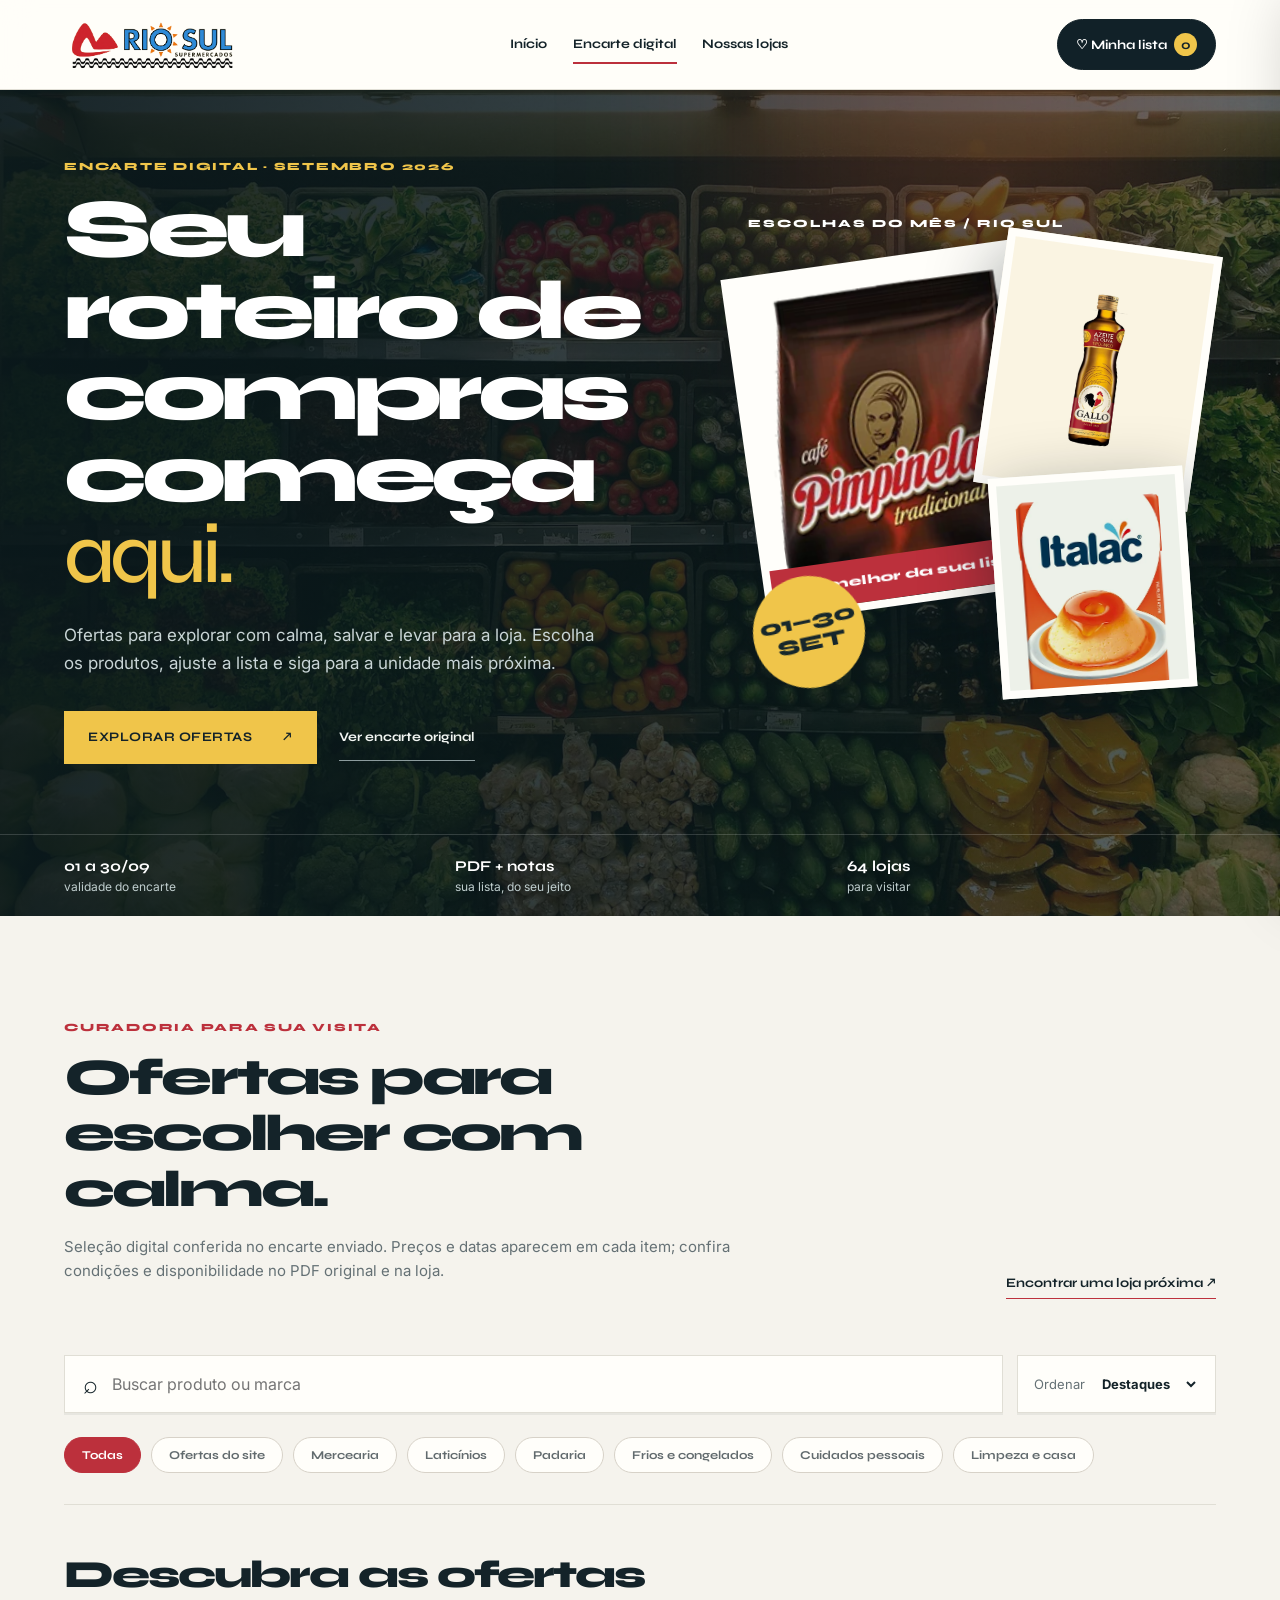
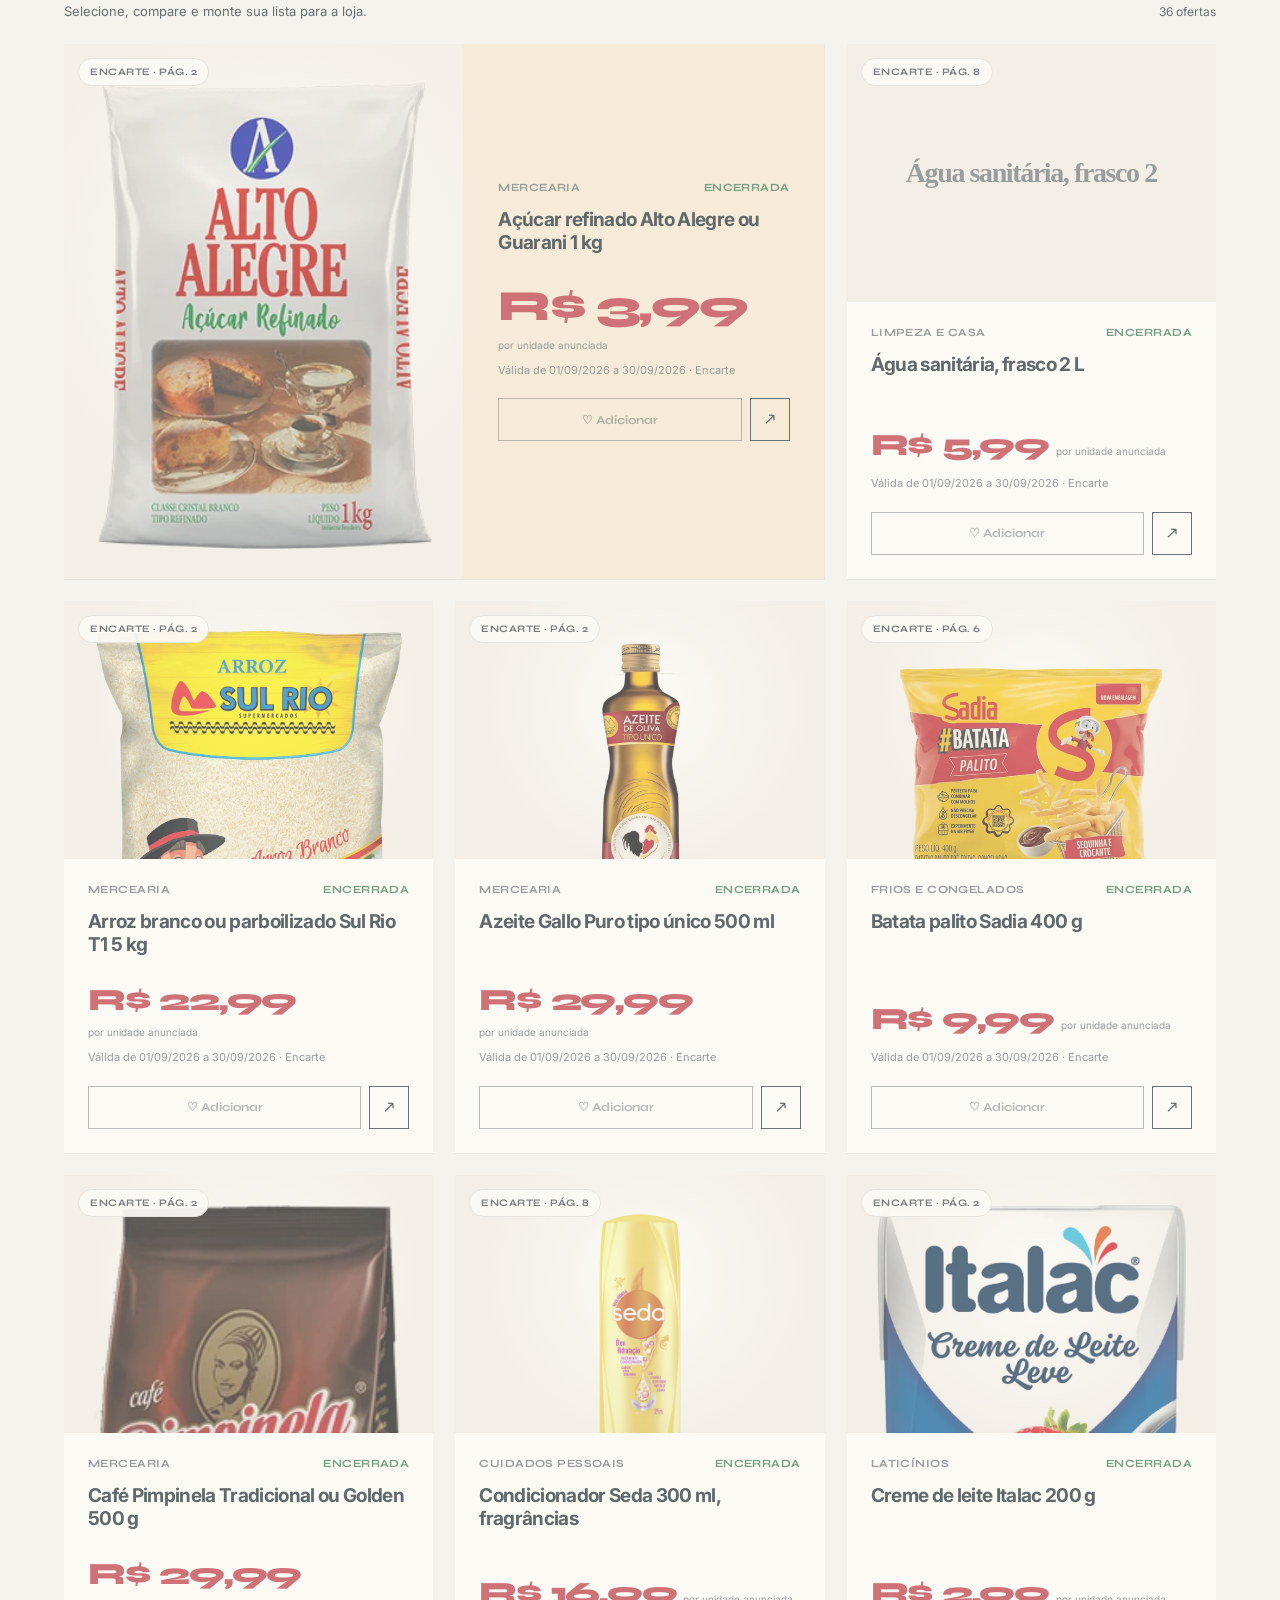
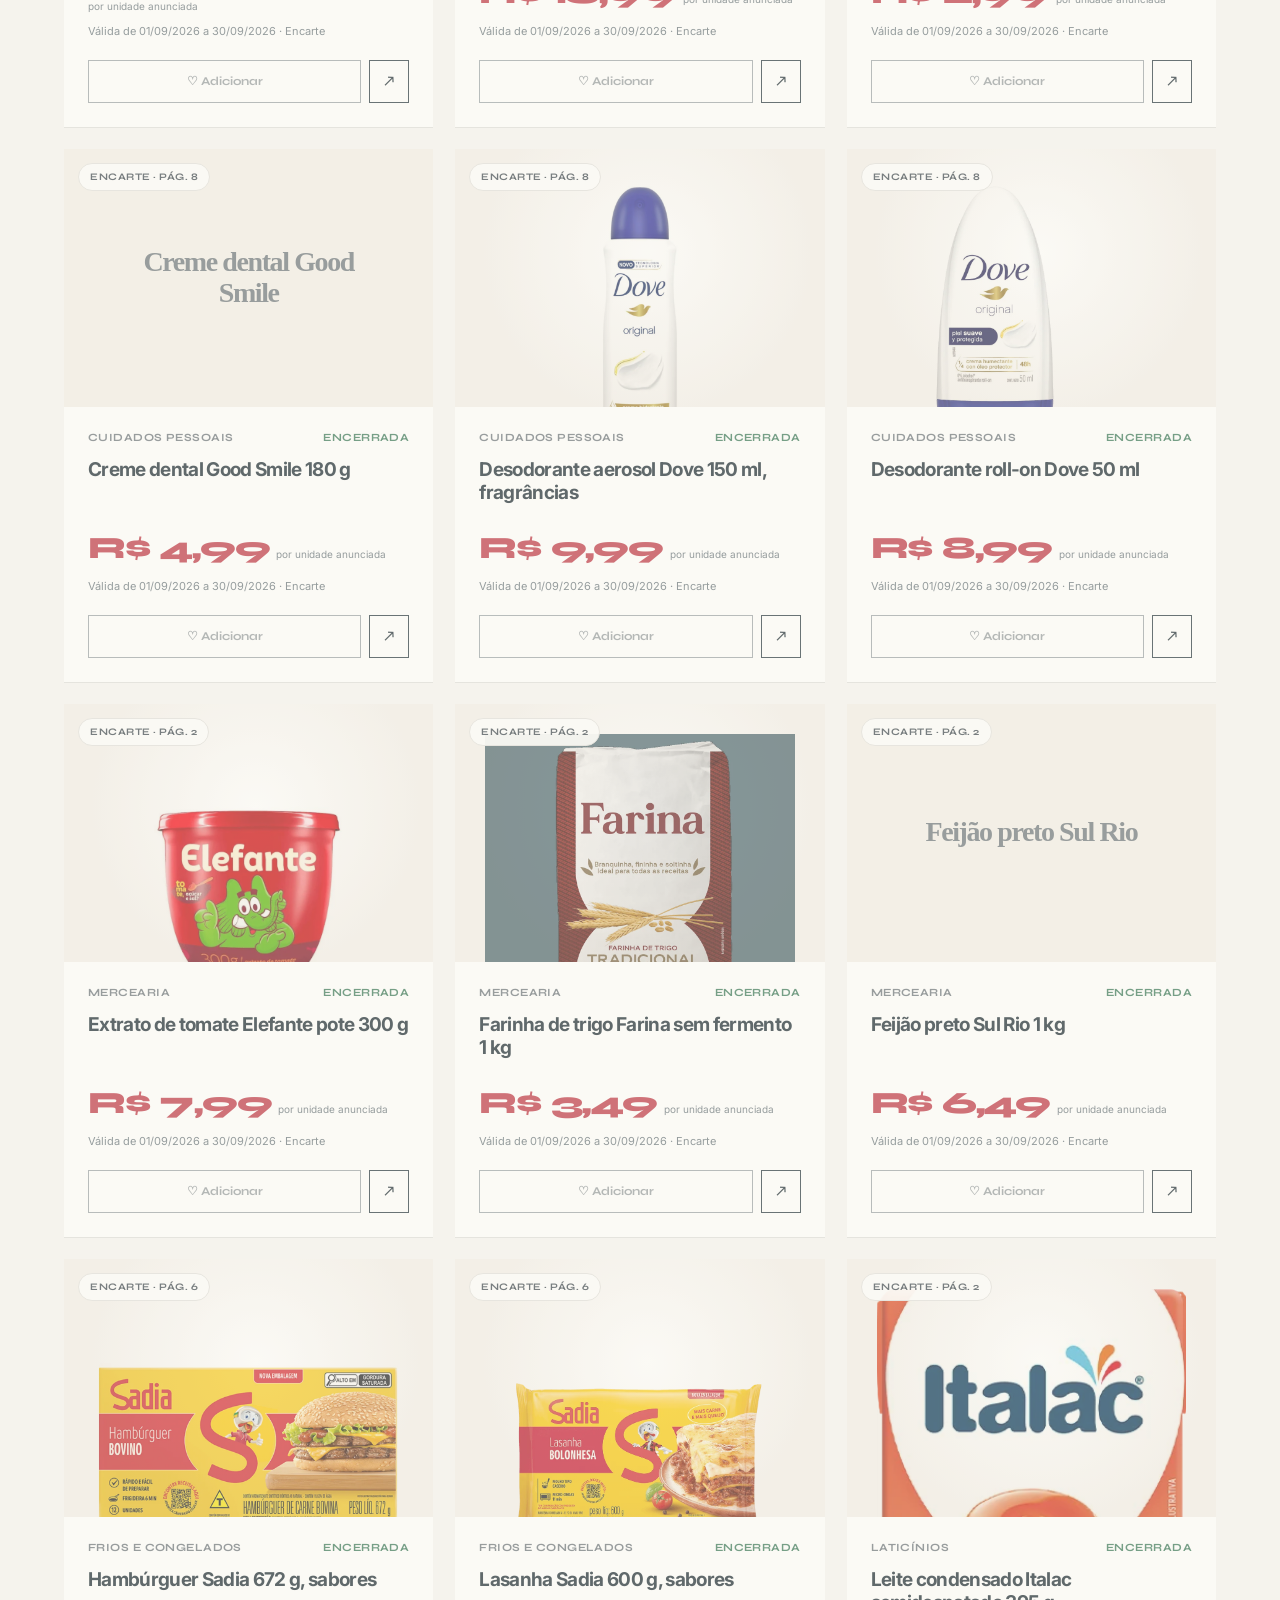
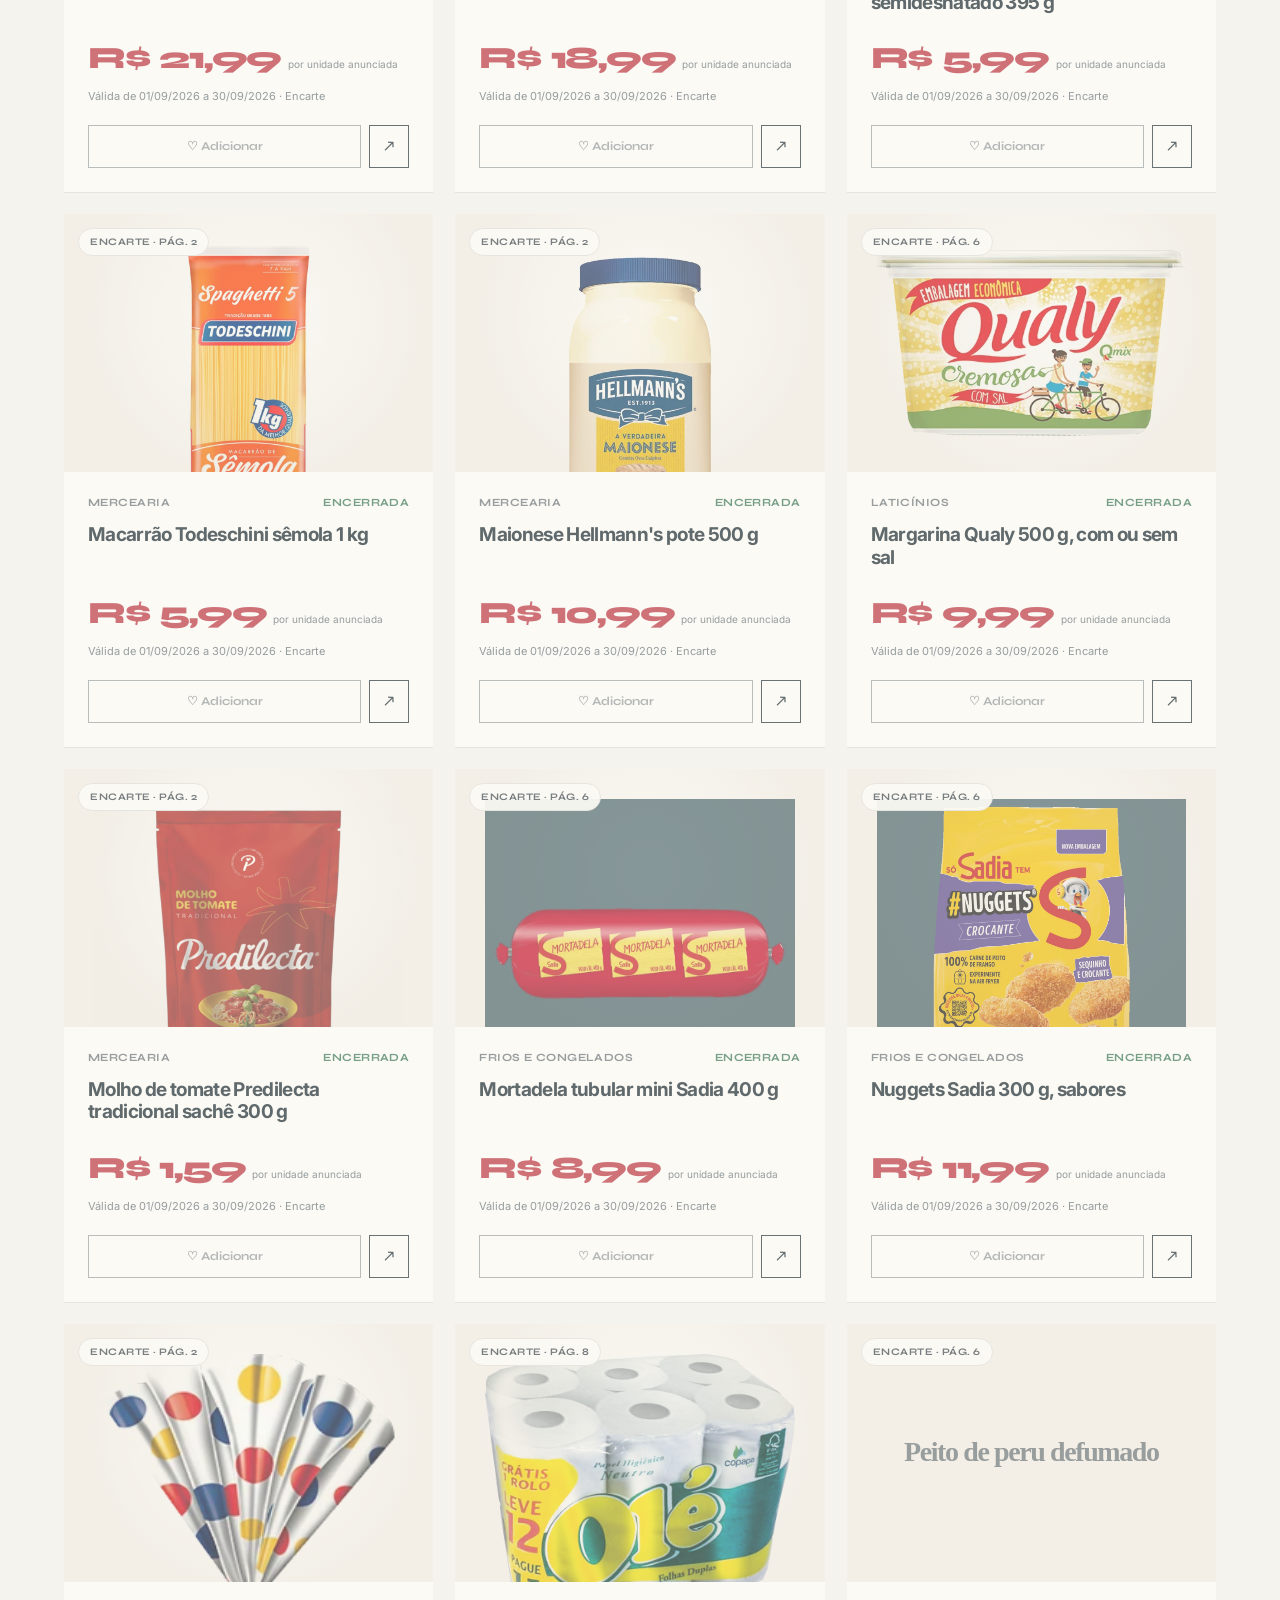
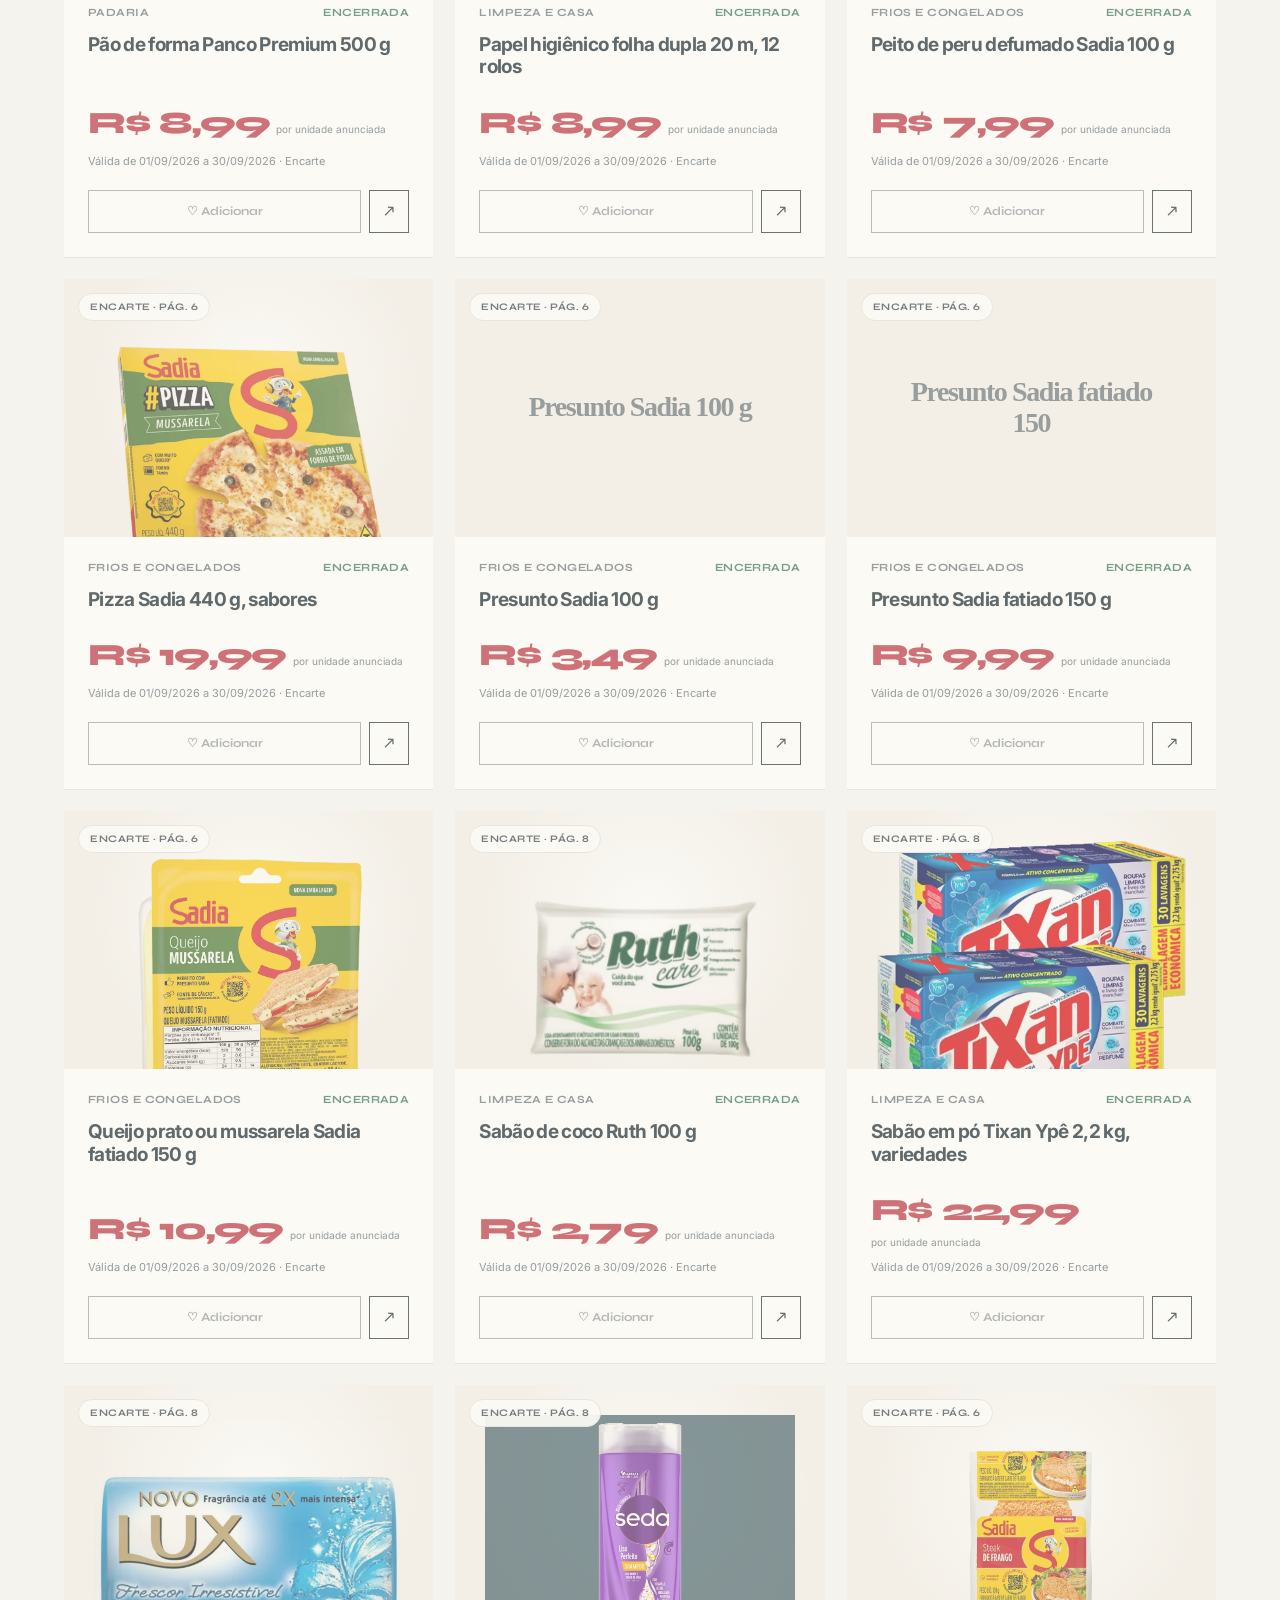
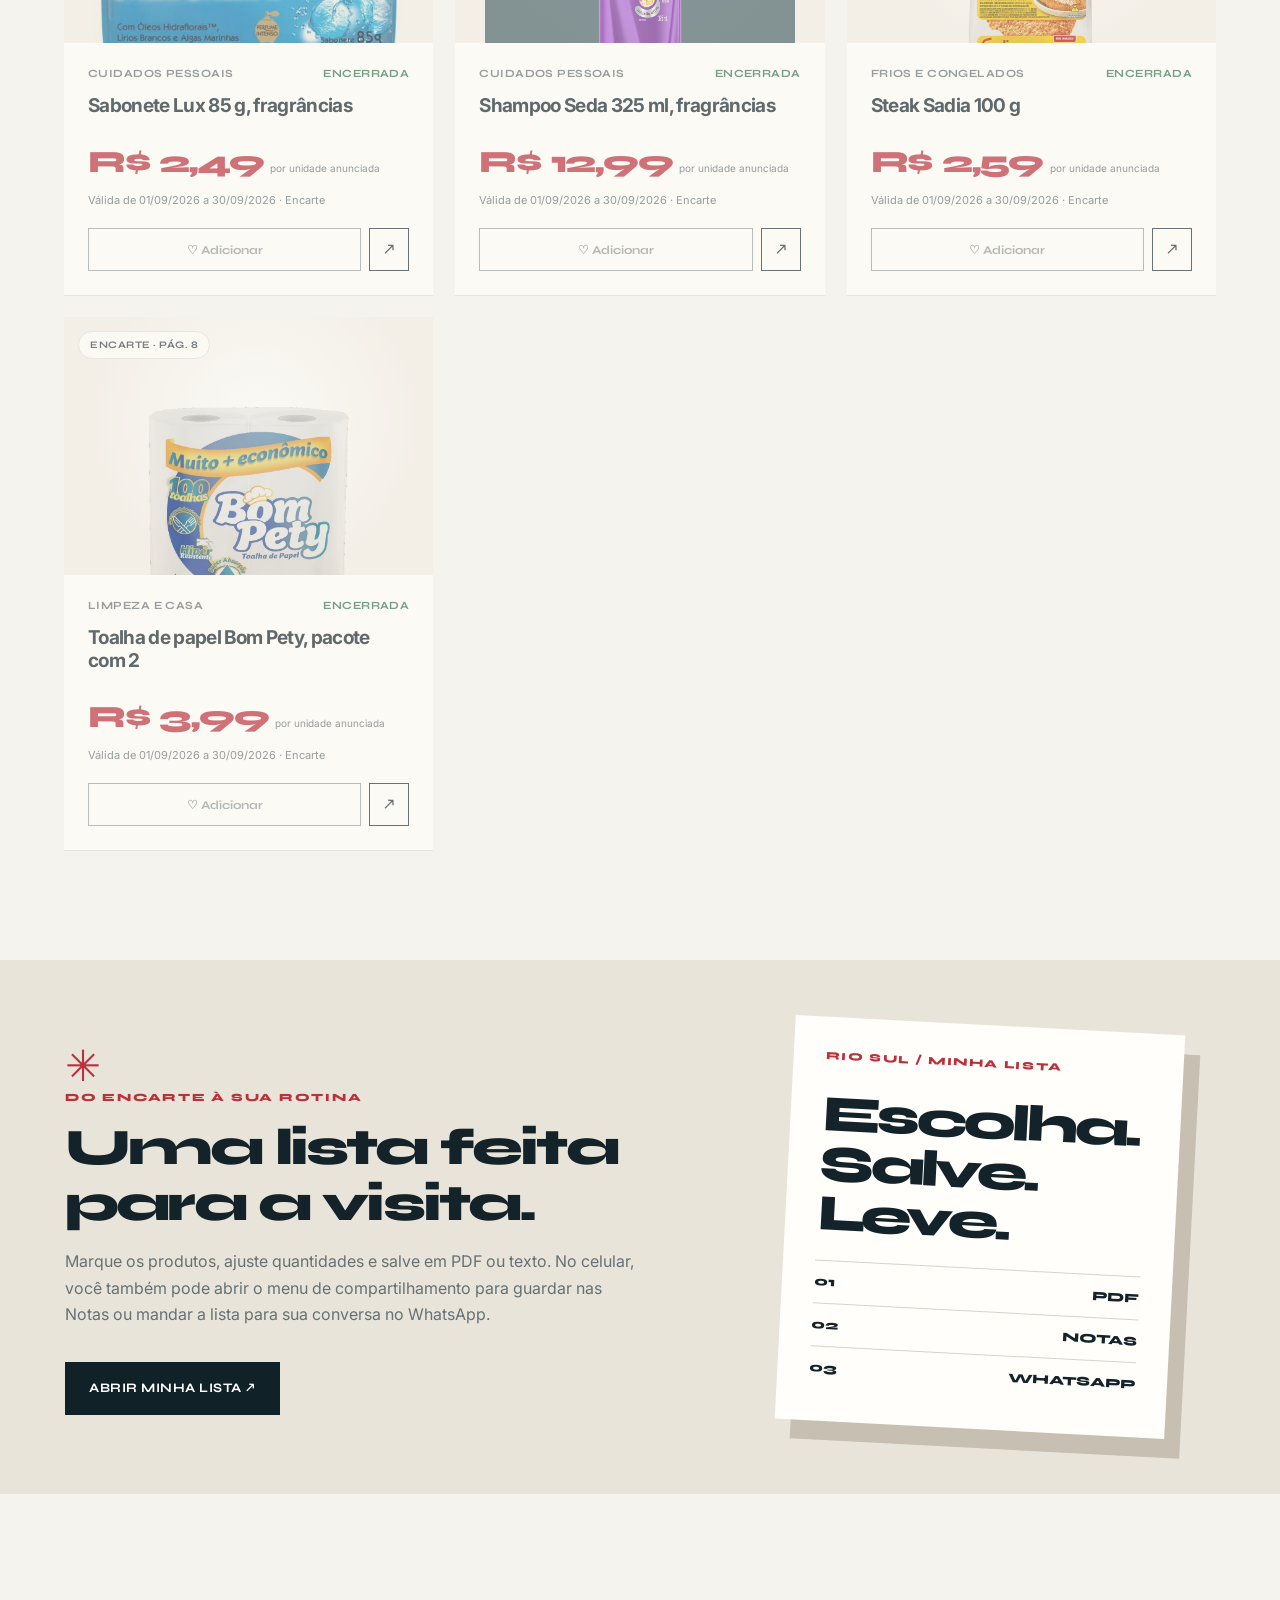
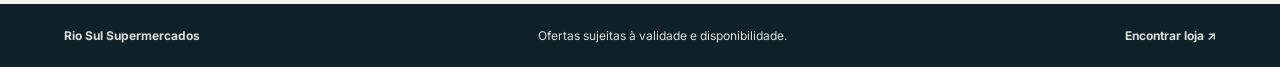
<file: encarte-digital.html>
<!doctype html>
<html lang="pt-BR">
<head>
  <meta charset="utf-8">
  <meta name="viewport" content="width=device-width, initial-scale=1">
  <meta name="theme-color" content="#101c26">
  <meta name="description" content="Explore as ofertas do Supermercados Rio Sul e prepare sua lista de compras para usar na loja.">
  <title>Encarte digital e lista de compras | Rio Sul</title>
  <link rel="icon" type="image/png" href="assets/rio-sul-favicon.png">
  <link rel="apple-touch-icon" href="assets/rio-sul-favicon.png">
  <link rel="stylesheet" href="pages.css">
  <link rel="stylesheet" href="refinement.css">
  <script defer src="assets/pdf-lib.min.js"></script>
  <script defer src="encarte-digital.js"></script>
</head>
<body>
  <header class="page-header">
    <a class="page-logo" href="index.html" aria-label="Rio Sul, voltar à página inicial"><img src="assets/rio-sul-logo-header.png" alt="Supermercados Rio Sul" width="2172" height="724"></a>
    <nav class="page-nav" aria-label="Navegação principal"><a href="index.html">Início</a><a class="active" href="encarte-digital.html" aria-current="page">Encarte digital</a><a href="lojas.html">Nossas lojas</a></nav>
    <button class="list-trigger" id="openList" type="button">♡ Minha lista <span id="listCount">0</span></button>
  </header>

  <main>
    <section class="catalog-hero">
      <div class="hero-glow"></div>
      <div class="catalog-hero-inner">
        <div class="hero-copy"><p class="eyebrow-light">Encarte digital · Setembro 2026</p><h1>Seu roteiro de compras começa <em>aqui.</em></h1><p>Ofertas para explorar com calma, salvar e levar para a loja. Escolha os produtos, ajuste a lista e siga para a unidade mais próxima.</p><div class="hero-actions"><a class="solid-link" href="#ofertas">Explorar ofertas <span aria-hidden="true">↗</span></a><a class="ghost-link" href="encarte-rio-sul.pdf" target="_blank" rel="noopener">Ver encarte original</a></div></div>
        <div class="hero-products" aria-label="Produtos em destaque no encarte"><span class="hero-products-caption">ESCOLHAS DO MÊS / RIO SUL</span><div class="hero-product hero-product-main"><img src="assets/products/flyer-02-04.webp" alt="Café Pimpinela 500 g" width="500" height="500"><span>O melhor da sua lista.</span></div><div class="hero-product hero-product-side"><img src="assets/products/flyer-02-08.webp" alt="Azeite Gallo 500 ml" width="500" height="500"></div><div class="hero-product hero-product-small"><img src="assets/products/flyer-02-12.webp" alt="Leite condensado Italac 395 g" width="500" height="500"></div><span class="hero-products-stamp">01—30<br>SET</span></div>
      </div>
      <div class="catalog-facts"><span><strong>01 a 30/09</strong> validade do encarte</span><span><strong>PDF + notas</strong> sua lista, do seu jeito</span><span><strong>64 lojas</strong> para visitar</span></div>
    </section>

    <section class="catalog-intro" id="ofertas"><div><p class="eyebrow-dark">Curadoria para sua visita</p><h2>Ofertas para escolher com calma.</h2><p>Seleção digital conferida no encarte enviado. Preços e datas aparecem em cada item; confira condições e disponibilidade no PDF original e na loja.</p></div><a class="text-link" href="lojas.html">Encontrar uma loja próxima ↗</a></section>

    <section class="offer-zone" aria-label="Ofertas do encarte"><div class="offer-toolbar"><label class="search-field"><span aria-hidden="true">⌕</span><input id="offerSearch" type="search" placeholder="Buscar produto ou marca" aria-label="Buscar ofertas"></label><label class="sort-field">Ordenar <select id="offerSort" aria-label="Ordenar ofertas"><option value="featured">Destaques</option><option value="price-asc">Menor preço</option><option value="price-desc">Maior preço</option><option value="name">Nome</option></select></label></div><div class="category-pills" id="categories" aria-label="Categorias"></div><div class="section-line"><div><h2 id="resultTitle">Encarte de setembro</h2><p id="resultSubtitle">Ofertas selecionadas do PDF original.</p></div><span id="resultCount" class="result-count"></span></div><div class="offers-grid" id="offersGrid"></div><p class="empty-message" id="emptyOffers" hidden>Nenhuma oferta encontrada. Tente outra busca ou categoria.</p></section>

    <section class="catalog-note"><div><span class="note-ornament">✳</span><p class="eyebrow-dark">Do encarte à sua rotina</p><h2>Uma lista feita para a visita.</h2><p>Marque os produtos, ajuste quantidades e salve em PDF ou texto. No celular, você também pode abrir o menu de compartilhamento para guardar nas Notas ou mandar a lista para sua conversa no WhatsApp.</p><button class="dark-button" id="openListBottom" type="button">Abrir minha lista ↗</button></div><div class="note-preview" aria-hidden="true"><span>RIO SUL / MINHA LISTA</span><strong>Escolha.<br>Salve.<br>Leve.</strong><div><span>01</span><span>PDF</span></div><div><span>02</span><span>NOTAS</span></div><div><span>03</span><span>WHATSAPP</span></div></div></section>
  </main>

  <div class="drawer-scrim" id="drawerScrim" hidden></div>
  <aside class="list-drawer" id="listDrawer" aria-label="Minha lista de compras" aria-hidden="true" inert><div class="drawer-head"><div><p class="eyebrow-dark">Para comprar na loja</p><h2>Minha lista <span id="drawerCount">0</span></h2></div><button class="icon-close" id="closeList" type="button" aria-label="Fechar lista">×</button></div><p class="drawer-caption">Seus itens ficam salvos neste navegador. A lista mostra os preços anunciados e a validade de cada promoção.</p><div class="selected-items" id="selectedItems"></div><p class="empty-list" id="emptyList">Sua lista ainda está vazia. Toque no coração de uma oferta para começar.</p><div class="drawer-footer"><div class="list-total"><span>Total estimado</span><strong id="listTotal">R$ 0,00</strong></div><p>O preço final e a disponibilidade devem ser confirmados na loja.</p><div class="export-buttons"><button id="downloadPdf" type="button">Baixar PDF</button><button id="shareNotes" type="button">Salvar nas Notas / texto</button><button id="shareWhatsapp" type="button">Enviar ao meu WhatsApp</button></div><p class="share-tip">No WhatsApp, escolha a conversa “Mensagem para você”.</p><div class="status-message" id="listStatus" role="status" aria-live="polite"></div></div></aside>

  <footer class="page-footer"><a href="index.html">Rio Sul Supermercados</a><span>Ofertas sujeitas à validade e disponibilidade.</span><a href="lojas.html">Encontrar loja ↗</a></footer>
</body>
</html>
</file>
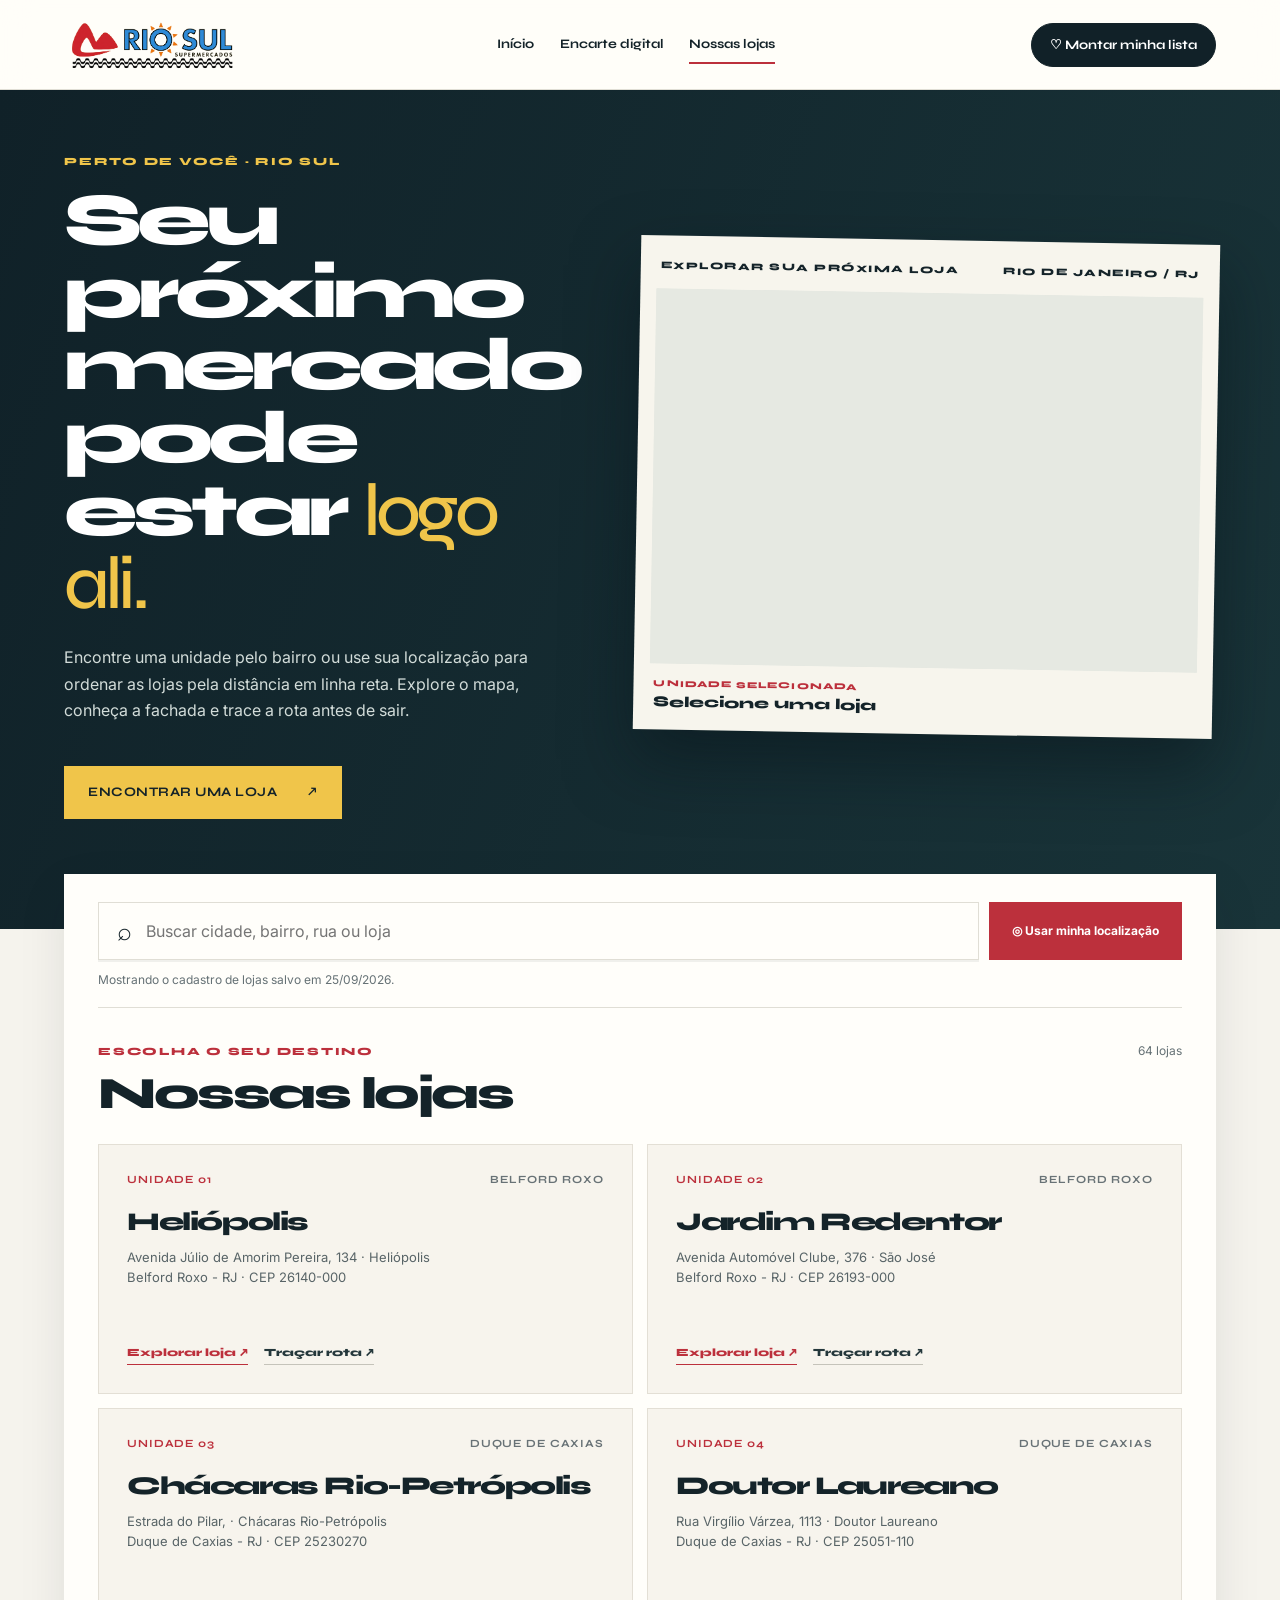
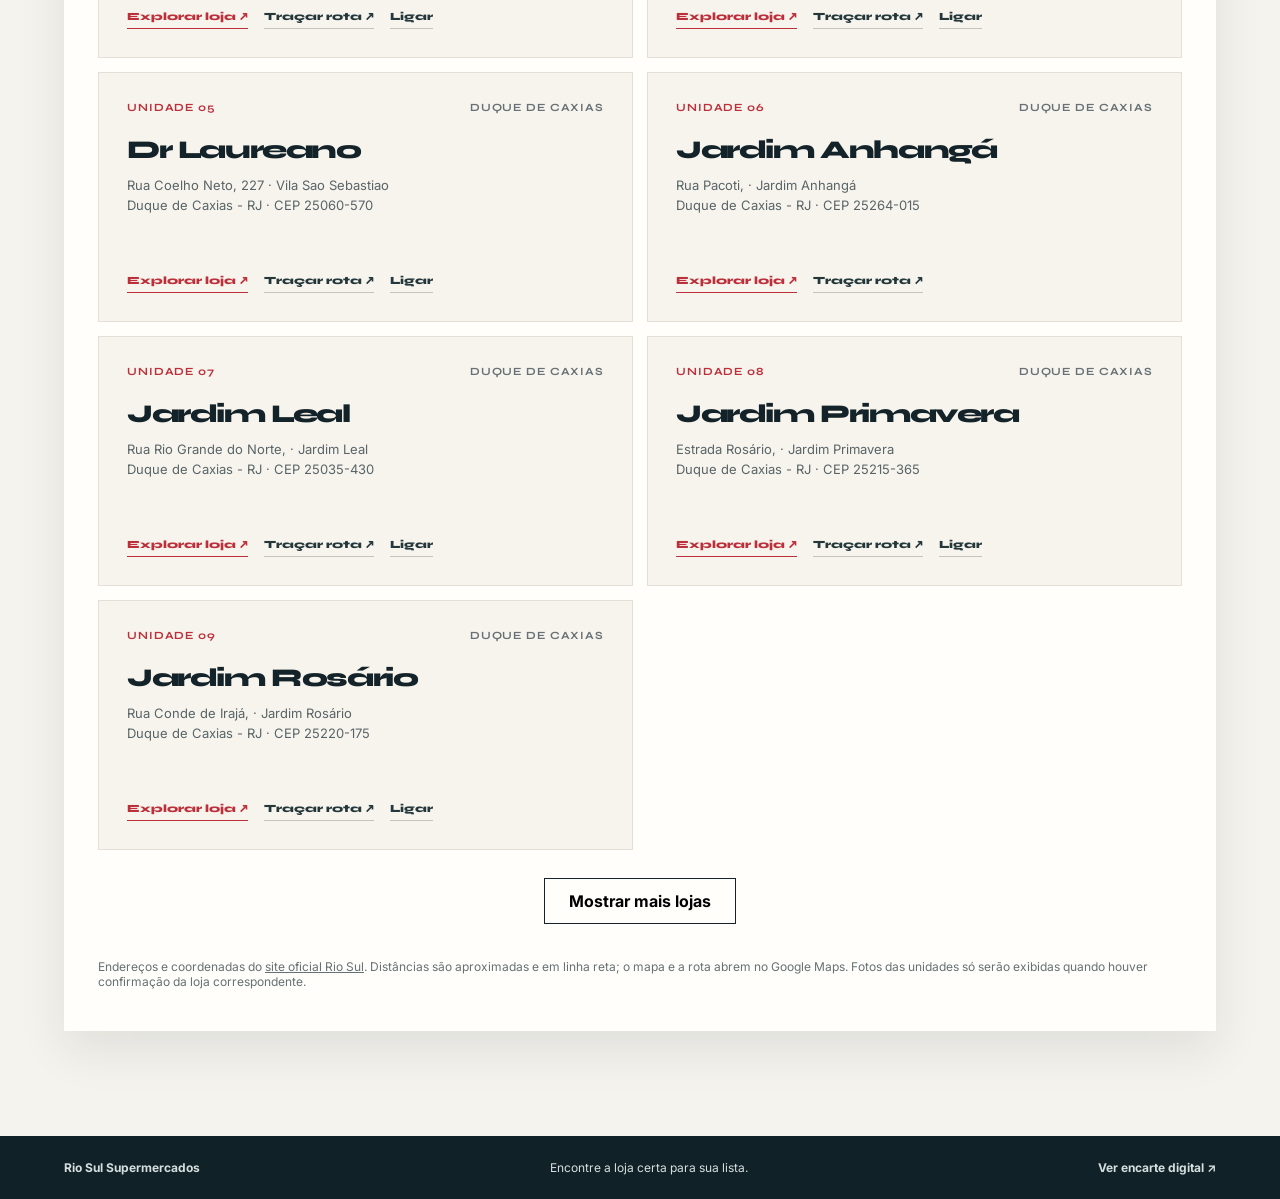
<file: lojas.html>
<!doctype html>
<html lang="pt-BR">
<head>
  <meta charset="utf-8">
  <meta name="viewport" content="width=device-width, initial-scale=1">
  <meta name="theme-color" content="#101c26">
  <meta name="description" content="Encontre a loja Supermercados Rio Sul mais próxima e trace sua rota para comprar as ofertas do encarte.">
  <meta name="google-maps-api-key" content="">
  <title>Encontre uma loja | Rio Sul</title>
  <link rel="icon" type="image/png" href="assets/rio-sul-favicon.png">
  <link rel="apple-touch-icon" href="assets/rio-sul-favicon.png">
  <link rel="stylesheet" href="pages.css">
  <link rel="stylesheet" href="refinement.css">
  <link rel="stylesheet" href="store-arrival.css">
  <script defer src="lojas.js"></script>
  <script defer src="store-arrival.js"></script>
</head>
<body>
  <header class="page-header"><a class="page-logo" href="index.html" aria-label="Rio Sul, voltar à página inicial"><img src="assets/rio-sul-logo-header.png" alt="Supermercados Rio Sul" width="2172" height="724"></a><nav class="page-nav" aria-label="Navegação principal"><a href="index.html">Início</a><a href="encarte-digital.html">Encarte digital</a><a class="active" href="lojas.html" aria-current="page">Nossas lojas</a></nav><a class="list-trigger" href="encarte-digital.html">♡ Montar minha lista</a></header>
  <main>
    <section class="locator-hero" id="locatorHero">
      <div class="store-photo-canvas" aria-hidden="true"><img class="store-photo-layer" id="heroPhotoA" alt=""><img class="store-photo-layer" id="heroPhotoB" alt=""></div>
      <div class="store-photo-shade" aria-hidden="true"></div>
      <div class="locator-hero-inner">
        <div class="locator-hero-copy"><p class="eyebrow-light">Perto de você · Rio Sul</p><h1>Seu próximo mercado pode estar <em>logo ali.</em></h1><p>Encontre uma unidade pelo bairro ou use sua localização para ordenar as lojas pela distância em linha reta. Explore o mapa, conheça a fachada e trace a rota antes de sair.</p><a class="solid-link" href="#buscar-lojas">Encontrar uma loja <span aria-hidden="true">↗</span></a></div>
        <div class="map-stage" id="mapStage" data-mode="map">
          <div class="map-stage-top"><span>EXPLORAR SUA PRÓXIMA LOJA</span><div class="mode-switch" id="modeSwitch" role="group" aria-label="Visualização da loja" hidden><button type="button" data-mode="map" aria-pressed="true">Mapa</button><button type="button" data-mode="facade" aria-pressed="false">Fachada</button></div><span class="map-region" id="mapRegion">RIO DE JANEIRO / RJ</span></div>
          <div class="store-stage-screen"><iframe id="storeMap" src="https://maps.google.com/maps?q=Rio%20de%20Janeiro%2C%20RJ&amp;z=9&amp;output=embed" title="Mapa das lojas Rio Sul no Google Maps" loading="lazy" referrerpolicy="no-referrer-when-downgrade" allowfullscreen></iframe><div class="facade-screen" id="facadeScreen" aria-hidden="true"><img id="facadePhoto" alt=""></div></div>
          <div class="map-stage-bottom"><div><small>UNIDADE SELECIONADA</small><strong id="mapStoreName">Selecione uma loja</strong></div><a id="mapStoreLink" href="https://www.google.com/maps" target="_blank" rel="noopener noreferrer" hidden>Abrir no Google Maps ↗</a></div>
        </div>
      </div>
      <p class="store-photo-credit" id="storePhotoCredit" hidden></p>
    </section>
    <section class="locator-section" id="buscar-lojas"><div class="locator-panel"><div class="locator-tools"><label class="search-field"><span aria-hidden="true">⌕</span><input id="storeSearch" type="search" placeholder="Buscar cidade, bairro, rua ou loja" aria-label="Buscar lojas"></label><button class="location-button" id="locateMe" type="button">◎ Usar minha localização</button></div><p class="locator-status" id="locatorStatus" role="status" aria-live="polite">Carregando lojas...</p><div class="locator-heading"><div><p class="eyebrow-dark">Escolha o seu destino</p><h2 id="storesTitle">Nossas lojas</h2></div><span id="storeCount"></span></div><div class="stores-grid" id="storesGrid"></div><button class="show-more" id="showMore" type="button" hidden>Mostrar mais lojas</button><p class="store-source">Endereços e coordenadas do <a href="https://www.supermercadosriosul.com.br/public/" target="_blank" rel="noopener noreferrer">site oficial Rio Sul</a>. Distâncias são aproximadas e em linha reta; o mapa e a rota abrem no Google Maps. Fotos das unidades só serão exibidas quando houver confirmação da loja correspondente.</p></div></section>
  </main>
  <footer class="page-footer"><a href="index.html">Rio Sul Supermercados</a><span>Encontre a loja certa para sua lista.</span><a href="encarte-digital.html">Ver encarte digital ↗</a></footer>
</body>
</html>
</file>
<file: pages.css>
:root{--ink:#15212a;--navy:#101c26;--cream:#f6f2e9;--line:#ded9cf;--red:#b82838;--yellow:#f5c944;--muted:#6a7275;--card:#fffdf9}
*{box-sizing:border-box}html{scroll-behavior:smooth}body{margin:0;background:var(--cream);color:var(--ink);font-family:'DM Sans',Arial,sans-serif}button,input,select{font:inherit}button{cursor:pointer}a{color:inherit;text-decoration:none}img{max-width:100%;display:block}button:focus-visible,a:focus-visible,input:focus-visible,select:focus-visible{outline:3px solid var(--red);outline-offset:3px}
.page-header{position:relative;z-index:10;display:flex;align-items:center;justify-content:space-between;gap:24px;min-height:94px;padding:15px clamp(22px,5vw,88px);background:#fffdf9;border-bottom:1px solid var(--line)}.page-logo img{width:190px;height:auto}.page-nav{display:flex;align-items:center;gap:clamp(16px,2vw,34px);font-size:13px;font-weight:700;letter-spacing:.04em;white-space:nowrap}.page-nav a{padding:10px 0;border-bottom:2px solid transparent}.page-nav a:hover,.page-nav a.active{border-color:var(--red)}.list-trigger{border:1px solid var(--ink);border-radius:100px;background:var(--navy);color:white;padding:13px 18px;font-size:13px;font-weight:700;white-space:nowrap}.list-trigger span{display:inline-grid;place-items:center;width:23px;height:23px;margin-left:4px;border-radius:50%;background:var(--yellow);color:var(--ink)}
.catalog-hero{position:relative;overflow:hidden;background:var(--navy);color:#fff;isolation:isolate}.catalog-hero:before{content:"";position:absolute;inset:0;background:radial-gradient(circle at 76% 25%,#304a56 0,transparent 42%),linear-gradient(125deg,#101c26,#172a30 75%);z-index:-2}.hero-glow{position:absolute;width:440px;height:440px;right:7%;top:-160px;background:rgba(221,83,46,.18);filter:blur(95px);z-index:-1}.catalog-hero-inner{max-width:1480px;margin:auto;display:grid;grid-template-columns:1.2fr .8fr;align-items:center;gap:6%;min-height:590px;padding:65px clamp(22px,5vw,88px) 90px}.catalog-hero h1,.locator-hero h1{max-width:760px;margin:16px 0 24px;font:600 clamp(54px,6.5vw,106px)/.99 'Playfair Display',Georgia,serif;letter-spacing:-.045em}.catalog-hero h1 em,.locator-hero h1 em{color:var(--yellow);font-weight:500}.catalog-hero-inner>div:first-child>p:not(.eyebrow-light){max-width:530px;color:#c9d5d6;font-size:17px;line-height:1.65}.eyebrow-light,.eyebrow-dark{margin:0;color:var(--yellow);font-size:11px;font-weight:700;letter-spacing:.21em;text-transform:uppercase}.eyebrow-dark{color:var(--red)}.hero-actions{display:flex;align-items:center;gap:22px;flex-wrap:wrap;margin-top:34px}.solid-link,.dark-button{display:inline-flex;align-items:center;justify-content:center;gap:30px;padding:16px 24px;background:var(--yellow);color:var(--ink);border:0;border-radius:3px;font-size:13px;font-weight:700}.ghost-link{padding:15px 0;border-bottom:1px solid #8c9b9d;font-size:13px;font-weight:700}.hero-flyer{position:relative;width:min(100%,350px);justify-self:center;transform:rotate(5deg);box-shadow:25px 30px 60px rgba(0,0,0,.33)}.hero-flyer img{width:100%;aspect-ratio:1531/1701;object-fit:cover}.hero-flyer span{position:absolute;right:-25px;bottom:28px;padding:14px 18px;background:var(--yellow);color:var(--ink);font-size:12px;font-weight:700;letter-spacing:.13em}.catalog-facts{display:flex;gap:5%;max-width:1480px;margin:auto;padding:22px clamp(22px,5vw,88px);border-top:1px solid rgba(255,255,255,.16);font-size:12px;color:#c0cece}.catalog-facts strong{display:block;margin-bottom:4px;color:#fff;font-size:15px}
.catalog-intro{display:flex;align-items:end;justify-content:space-between;gap:40px;max-width:1480px;margin:auto;padding:95px clamp(22px,5vw,88px) 56px}.catalog-intro h2,.catalog-note h2{margin:16px 0;font:600 clamp(36px,4vw,64px)/1.1 'Playfair Display',Georgia,serif;letter-spacing:-.035em}.catalog-intro p:not(.eyebrow-dark),.catalog-note p:not(.eyebrow-dark){max-width:670px;color:var(--muted);line-height:1.65}.text-link{font-size:13px;font-weight:700;white-space:nowrap;border-bottom:1px solid var(--red);padding-bottom:7px}
.offer-zone{max-width:1480px;margin:auto;padding:0 clamp(22px,5vw,88px) 110px}.offer-toolbar{display:flex;gap:12px}.search-field{flex:1;display:flex;align-items:center;gap:12px;min-height:58px;padding:0 18px;border:1px solid var(--line);background:var(--card)}.search-field span{font-size:25px}.search-field input{min-width:0;width:100%;border:0;outline:0;background:transparent}.sort-field{display:flex;align-items:center;gap:13px;padding:0 16px;border:1px solid var(--line);background:var(--card);font-size:13px;color:var(--muted)}.sort-field select{border:0;outline:0;background:transparent;color:var(--ink);font-weight:700}.category-pills{display:flex;gap:8px;overflow-x:auto;padding:22px 0 6px;scrollbar-width:none}.category-pills button{flex:none;padding:10px 17px;border:1px solid #d7d2c8;border-radius:100px;background:transparent;color:#626b6e;font-size:12px;font-weight:700}.category-pills button.active,.category-pills button:hover{background:var(--navy);border-color:var(--navy);color:#fff}.section-line{display:flex;align-items:end;justify-content:space-between;gap:10px;padding:38px 0 23px}.section-line h2{margin:0 0 5px;font:600 clamp(25px,2.5vw,36px) 'Playfair Display',Georgia,serif}.section-line p{margin:0;color:var(--muted);font-size:13px}.result-count{font-size:12px;color:var(--muted);white-space:nowrap}.offers-grid{display:grid;grid-template-columns:repeat(4,minmax(0,1fr));gap:17px}.offer-card{overflow:hidden;background:var(--card);border:1px solid var(--line);transition:transform .2s,box-shadow .2s}.offer-card:hover{transform:translateY(-4px);box-shadow:0 20px 40px rgba(16,28,38,.1)}.offer-visual{position:relative;display:grid;place-items:center;overflow:hidden;height:205px;background:#f3eadb}.offer-visual svg{width:100%;height:100%;background:white}.offer-visual svg image{width:1531px;height:1701px}.offer-visual.no-photo{background:radial-gradient(circle at 80% 20%,#efd47a,transparent 30%),linear-gradient(140deg,#eee3c9,#d9e2dc)}.offer-visual.no-photo strong{max-width:70%;font:600 28px/1.1 'Playfair Display',Georgia,serif;text-align:center}.source-chip{position:absolute;left:13px;top:13px;padding:7px 10px;border-radius:2px;background:#fffdf9ee;font-size:10px;font-weight:700;letter-spacing:.05em}.offer-card-body{padding:19px}.offer-meta{display:flex;align-items:center;justify-content:space-between;gap:8px;color:var(--muted);font-size:11px;font-weight:700;text-transform:uppercase;letter-spacing:.07em}.offer-card h3{min-height:54px;margin:12px 0 13px;font-size:15px;line-height:1.35}.price-line{display:flex;align-items:baseline;gap:7px;color:var(--red)}.price-line strong{font:700 28px 'DM Sans',Arial,sans-serif;letter-spacing:-.04em}.price-line span{font-size:11px;color:var(--muted)}.validity{min-height:30px;margin:10px 0 15px;color:var(--muted);font-size:11px;line-height:1.4}.card-actions{display:flex;gap:8px}.card-actions button{flex:1;min-height:40px;border:1px solid var(--ink);background:transparent;color:var(--ink);font-size:12px;font-weight:700}.card-actions button:hover,.card-actions button.selected{background:var(--ink);color:white}.card-actions button:disabled{opacity:.45;cursor:not-allowed}.card-actions a{display:grid;place-items:center;width:40px;border:1px solid var(--line);font-size:16px}.empty-message{padding:50px;text-align:center;color:var(--muted)}.offer-card.expired{opacity:.66}
.catalog-note{display:grid;grid-template-columns:1.1fr .9fr;align-items:center;gap:8%;max-width:1304px;margin:0 auto 110px;padding:55px;background:#e9e0d1}.catalog-note img{max-height:390px;justify-self:center;box-shadow:15px 20px 35px #0002}.note-ornament{font-size:43px;color:var(--red)}.dark-button{margin-top:18px;background:var(--navy);color:white}
.drawer-scrim{position:fixed;z-index:40;inset:0;background:rgba(4,13,22,.62)}.list-drawer{position:fixed;z-index:41;top:0;right:0;bottom:0;width:min(100%,490px);display:flex;flex-direction:column;transform:translateX(105%);transition:transform .3s ease;background:var(--card);box-shadow:-15px 0 60px #0003}.list-drawer.open{transform:translateX(0)}.drawer-head{display:flex;align-items:start;justify-content:space-between;padding:30px 28px 0}.drawer-head h2{margin:10px 0;font:600 31px 'Playfair Display',Georgia,serif}.drawer-head h2 span{font:700 14px 'DM Sans',Arial,sans-serif;color:var(--red)}.icon-close{border:0;background:transparent;font-size:31px;line-height:1}.drawer-caption{margin:0;padding:0 28px 20px;color:var(--muted);font-size:12px;line-height:1.5}.selected-items{flex:1;overflow-y:auto;padding:0 28px}.selected-item{display:grid;grid-template-columns:1fr auto;gap:8px;border-top:1px solid var(--line);padding:15px 0}.selected-item h3{margin:0 0 6px;font-size:14px}.selected-item p{margin:0;color:var(--muted);font-size:11px}.selected-item strong{font-size:14px}.qty-row{display:flex;align-items:center;gap:9px;margin-top:11px}.qty-row button{width:25px;height:25px;border:1px solid var(--line);background:transparent}.qty-row .remove-item{width:auto;margin-left:8px;border:0;color:var(--red);font-size:11px}.empty-list{padding:35px 28px;color:var(--muted);font-size:14px}.drawer-footer{padding:20px 28px 25px;border-top:1px solid var(--line);background:#f4efe6}.list-total{display:flex;justify-content:space-between;align-items:baseline}.list-total span{font-size:12px;font-weight:700}.list-total strong{font-size:25px}.drawer-footer>p{margin:7px 0 17px;color:var(--muted);font-size:11px}.export-buttons{display:grid;grid-template-columns:1fr 1fr;gap:7px}.export-buttons button{min-height:40px;border:1px solid var(--navy);background:transparent;font-size:11px;font-weight:700}.export-buttons button:first-child{background:var(--navy);color:#fff}.export-buttons button:last-child{grid-column:1/-1;background:#1d683c;border-color:#1d683c;color:#fff}.export-buttons button:disabled{opacity:.45;cursor:not-allowed}.drawer-footer .share-tip{margin:10px 0 0}.status-message{min-height:17px;color:#16643c;font-size:12px}.page-footer{display:flex;justify-content:space-between;gap:20px;padding:24px clamp(22px,5vw,88px);background:var(--navy);color:#d5dfde;font-size:12px}.page-footer a{font-weight:700}
.locator-hero{padding:85px clamp(22px,5vw,88px) 100px;background:var(--navy);color:white}.locator-hero-inner{max-width:1280px;margin:auto}.locator-hero h1{max-width:800px}.locator-hero p:not(.eyebrow-light){max-width:600px;color:#c9d5d6;line-height:1.65}.locator-section{max-width:1280px;margin:-55px auto 100px;padding:0 24px}.locator-panel{position:relative;padding:24px;background:var(--card);box-shadow:0 15px 45px #0001}.locator-tools{display:flex;gap:10px}.locator-tools .search-field{flex:1}.location-button{padding:0 23px;min-height:58px;border:0;background:var(--red);color:white;font-size:12px;font-weight:700;white-space:nowrap}.locator-status{min-height:20px;margin:12px 0;color:var(--muted);font-size:12px}.locator-heading{display:flex;justify-content:space-between;align-items:baseline;padding:25px 0 15px}.locator-heading h2{margin:0;font:600 28px 'Playfair Display',Georgia,serif}.locator-heading span{color:var(--muted);font-size:12px}.stores-grid{display:grid;grid-template-columns:repeat(3,minmax(0,1fr));gap:13px}.store-card{padding:23px;background:#f8f4ed;border:1px solid var(--line)}.store-index{display:flex;justify-content:space-between;color:var(--red);font-size:11px;font-weight:700;letter-spacing:.08em;text-transform:uppercase}.store-card h3{margin:18px 0 9px;font:600 22px 'Playfair Display',Georgia,serif}.store-card address{min-height:64px;font-size:13px;font-style:normal;line-height:1.5;color:#586467}.store-actions{display:flex;gap:15px;flex-wrap:wrap;margin-top:20px;font-size:12px;font-weight:700}.store-actions a{border-bottom:1px solid var(--red);padding-bottom:4px}.store-source{margin:35px 0 0;color:var(--muted);font-size:12px}.store-source a{text-decoration:underline}.show-more{display:block;margin:28px auto 0;padding:12px 24px;background:transparent;border:1px solid var(--ink);font-weight:700}
@media(max-width:1100px){.offers-grid{grid-template-columns:repeat(3,minmax(0,1fr))}.stores-grid{grid-template-columns:repeat(2,minmax(0,1fr))}}@media(max-width:850px){.page-header{flex-wrap:wrap}.page-nav{order:3;width:100%;gap:20px;overflow-x:auto;padding-top:5px}.catalog-hero-inner{grid-template-columns:1fr;min-height:auto;padding-bottom:65px}.hero-flyer{display:none}.catalog-intro{padding-top:65px}.offers-grid{grid-template-columns:repeat(2,minmax(0,1fr))}.catalog-note{margin-left:22px;margin-right:22px;grid-template-columns:1fr}.catalog-note img{display:none}}@media(max-width:580px){.page-header{min-height:77px;padding:12px 17px}.page-logo img{width:145px}.page-nav{gap:16px;font-size:11px;justify-content:space-between}.list-trigger{padding:10px 11px;font-size:11px}.catalog-hero-inner{padding:62px 22px 60px}.catalog-hero h1,.locator-hero h1{font-size:52px}.catalog-hero-inner>div:first-child>p:not(.eyebrow-light){font-size:15px}.catalog-facts{gap:13px;overflow-x:auto;padding:17px 22px}.catalog-facts span{flex:none;font-size:11px}.catalog-facts strong{font-size:12px}.catalog-intro{display:block;padding:60px 22px 30px}.catalog-intro h2,.catalog-note h2{font-size:40px}.catalog-intro .text-link{display:inline-block;margin-top:15px}.offer-zone{padding:0 12px 70px}.offer-toolbar{display:block}.sort-field{margin-top:8px;min-height:48px;justify-content:space-between}.category-pills{padding-left:10px}.section-line{padding-left:10px;padding-right:10px}.offers-grid{gap:8px}.offer-visual{height:155px}.offer-card-body{padding:12px}.offer-card h3{font-size:12px;min-height:66px}.offer-meta{font-size:9px}.price-line strong{font-size:22px}.validity{font-size:10px;min-height:42px}.card-actions button{font-size:10px}.catalog-note{margin:0 12px 70px;padding:32px}.drawer-head,.drawer-caption,.selected-items,.drawer-footer{padding-left:18px;padding-right:18px}.page-footer{display:block;line-height:2}.locator-hero{padding:65px 22px 105px}.locator-section{padding:0 12px}.locator-panel{padding:16px}.locator-tools{display:block}.location-button{width:100%;margin-top:8px}.stores-grid{grid-template-columns:1fr}}
</file>
<file: refinement.css>
@import url('https://fonts.googleapis.com/css2?family=Inter:wght@400;500;600;700;800&family=Syne:wght@400;600;700;800&display=swap');
:root{--ink:#142329;--navy:#112128;--cream:#f5f3ed;--card:#fffefa;--red:#bc303c;--yellow:#f0c54a;--line:#e0ded5;--muted:#657175}
body{font-family:Inter,Arial,sans-serif}
.page-header{position:sticky;top:0;min-height:83px;background:#fffefaed;backdrop-filter:blur(16px);box-shadow:0 1px 0 #15252b13}
.page-logo img{width:177px}.page-nav,.list-trigger,.solid-link,.ghost-link,.text-link,.dark-button{font-family:Syne,Arial,sans-serif}
.page-nav{letter-spacing:0}.page-nav a{transition:color .2s}.page-nav a:hover{color:var(--red)}
.catalog-hero{background:#11232a}.catalog-hero:before{background:linear-gradient(90deg,rgba(10,24,28,.94) 0%,rgba(10,24,28,.8) 53%,rgba(10,24,28,.64) 100%),url('assets/produce-premium.webp') center/cover no-repeat}
.catalog-hero-inner{grid-template-columns:1.08fr .92fr;min-height:670px;padding-top:70px;padding-bottom:70px;gap:3%}
.catalog-hero h1,.locator-hero h1{font-family:Syne,Arial,sans-serif;font-weight:800;letter-spacing:-.065em;line-height:.98;font-size:clamp(55px,6.5vw,102px)}
.catalog-hero h1 em,.locator-hero h1 em{font-style:normal;color:var(--yellow)}
.hero-copy{position:relative;z-index:1}.hero-copy>p:not(.eyebrow-light){max-width:510px;color:#e6e9e5;font-size:17px;line-height:1.65}
.eyebrow-light,.eyebrow-dark{font-family:Syne,Arial,sans-serif;letter-spacing:.16em;font-weight:800}
.solid-link,.dark-button{border-radius:0;min-height:53px;text-transform:uppercase;letter-spacing:.04em}.ghost-link{color:#f3f6f3}
.hero-products{position:relative;align-self:stretch;min-height:525px;max-width:560px;width:100%;margin:auto}
.hero-products-caption{position:absolute;z-index:2;top:18px;left:9%;color:white;font:800 11px Syne,Arial,sans-serif;letter-spacing:.18em}
.hero-product{position:absolute;display:grid;place-items:center;background:#fffefa;box-shadow:0 24px 70px #06131970;border:8px solid #fffefa;overflow:hidden}
.hero-product img{width:100%;height:100%;max-width:100%;max-height:100%;object-fit:contain;padding:18px;mix-blend-mode:multiply}
.hero-product-main{width:60%;height:66%;left:8%;top:11%;transform:rotate(-8deg)}.hero-product-main span{position:absolute;left:0;right:0;bottom:0;padding:14px;background:var(--red);color:white;text-align:center;font:800 13px Syne,Arial,sans-serif;letter-spacing:.02em}
.hero-product-side{width:42%;height:49%;right:2%;top:8%;transform:rotate(8deg);background:#faf4e2}.hero-product-small{width:38%;height:42%;right:5%;bottom:6%;transform:rotate(-4deg);background:#edf1e9}
.hero-products-stamp{position:absolute;z-index:3;left:10%;bottom:7%;width:112px;height:112px;display:grid;place-items:center;border-radius:50%;background:var(--yellow);color:#17272b;text-align:center;font:800 21px/1.1 Syne,Arial,sans-serif;transform:rotate(-12deg)}
.catalog-facts{justify-content:space-between;gap:22px}.catalog-facts span{flex:1}.catalog-facts strong{font-family:Syne,Arial,sans-serif}
.catalog-intro h2,.catalog-note h2,.section-line h2,.locator-heading h2,.store-card h3,.drawer-head h2{font-family:Syne,Arial,sans-serif;letter-spacing:-.055em;font-weight:800}
.catalog-intro h2{max-width:750px}.catalog-intro{padding-top:105px}.catalog-intro p:not(.eyebrow-dark){font-size:15px}
.offer-toolbar{gap:14px}.search-field,.sort-field{border-radius:0;background:#fffefa;box-shadow:0 2px 0 #14232910}
.search-field:focus-within,.sort-field:focus-within{border-color:var(--red)}
.category-pills{padding:24px 0 12px;gap:10px}.category-pills button{font-family:Syne,Arial,sans-serif;font-weight:700;background:#fffefa}.category-pills button.active{background:var(--red);border-color:var(--red)}
.section-line{padding-top:46px;padding-bottom:25px;border-top:1px solid var(--line);margin-top:19px}.section-line h2{font-size:clamp(28px,3vw,41px)}
.offers-grid{grid-template-columns:repeat(3,minmax(0,1fr));gap:22px}.offer-card{display:flex;flex-direction:column;min-width:0;border:0;background:#fffefa;box-shadow:0 1px 0 #15252b1c;transition:transform .25s,box-shadow .25s}.offer-card:hover{transform:translateY(-5px);box-shadow:0 20px 44px #1423291c}
.offer-card-feature{grid-column:span 2;display:grid;grid-template-columns:1.05fr .95fr;min-height:430px;background:#f5e8ce}.offer-card-feature .offer-card-body{align-self:center;padding:35px}.offer-card-feature h3{font-size:clamp(24px,2.6vw,38px);line-height:1.13;margin:18px 0 25px}.offer-card-feature .price-line strong{font-size:43px}.offer-card-feature .offer-visual{height:100%;min-height:430px}
.offer-visual{height:258px;background:radial-gradient(circle at 52% 40%,#fffefa 0,#f2ede4 70%);isolation:isolate}.offer-visual img{width:100%;height:100%;object-fit:contain;padding:30px;mix-blend-mode:multiply;transition:transform .35s ease}.offer-card:hover .offer-visual img{transform:scale(1.045)}.offer-visual.no-photo{background:#f3eee3}.visual-fallback{display:none;max-width:75%;color:#697174;font:800 clamp(20px,2vw,30px)/1.1 Syne,Arial,sans-serif;text-align:center;letter-spacing:-.05em}.offer-visual.no-photo .visual-fallback{display:block}
.source-chip{left:14px;top:14px;background:#fffefaee;border:1px solid #e1dfd8;border-radius:100px;padding:7px 11px;color:#394348;font-family:Syne,Arial,sans-serif;font-size:10px;text-transform:uppercase}
.offer-card-body{display:flex;flex-direction:column;flex:1;padding:24px}.offer-meta{font-family:Syne,Arial,sans-serif;color:#697175;letter-spacing:.04em}.offer-meta span:last-child{color:#367452}.offer-card h3{min-height:unset;flex:1;font-size:19px;line-height:1.2;letter-spacing:-.035em;margin:15px 0 25px}.price-line{align-items:baseline;flex-wrap:wrap}.price-line strong{font-family:Syne,Arial,sans-serif;font-size:31px;font-weight:800}.price-line span{font-size:10px}.validity{margin:12px 0 20px;min-height:unset;font-size:11px}.card-actions button,.card-actions a{min-height:43px;border-color:#213238;font-family:Syne,Arial,sans-serif}.card-actions button.selected{background:var(--red);border-color:var(--red)}
.catalog-note{max-width:1330px;gap:9%;padding:65px;background:#e9e4d9}.note-preview{position:relative;max-width:390px;width:100%;justify-self:center;display:flex;flex-direction:column;padding:32px;background:#fffefa;box-shadow:16px 19px 0 #c6bfb2;transform:rotate(3deg)}.note-preview>span{font:800 11px Syne,Arial,sans-serif;letter-spacing:.15em;color:var(--red)}.note-preview>strong{margin:27px 0 20px;font:800 clamp(38px,4vw,58px)/.98 Syne,Arial,sans-serif;letter-spacing:-.07em}.note-preview>div{display:flex;justify-content:space-between;align-items:center;padding:13px 0;border-top:1px solid #d6d3cb;font:800 13px Syne,Arial,sans-serif}
.locator-hero{padding:0;background:linear-gradient(110deg,#102128,#193439);color:white;overflow:hidden}.locator-hero-inner{max-width:1480px;min-height:640px;display:grid;grid-template-columns:.92fr 1.08fr;align-items:center;gap:5%;padding:65px clamp(22px,5vw,88px) 110px}.locator-hero h1{font-size:clamp(56px,5.8vw,91px)}.locator-hero-copy>p:not(.eyebrow-light){max-width:510px;color:#d2dcd9;font-size:16px;line-height:1.65}.locator-hero-copy .solid-link{margin-top:26px}
.map-stage{width:100%;min-height:490px;display:flex;flex-direction:column;padding:16px;background:#f7f5ed;box-shadow:0 30px 65px #07131980;transform:rotate(1deg);color:#142329}.map-stage-top,.map-stage-bottom{display:flex;justify-content:space-between;gap:16px;align-items:center}.map-stage-top{padding:3px 4px 12px;font:800 10px Syne,Arial,sans-serif;letter-spacing:.15em}.map-stage iframe{display:block;width:100%;height:375px;flex:1;border:0;background:#e6e9e2}.map-stage-bottom{padding:15px 4px 3px}.map-stage-bottom small{display:block;color:var(--red);font:800 9px Syne,Arial,sans-serif;letter-spacing:.12em}.map-stage-bottom strong{display:block;margin-top:4px;font:800 15px Syne,Arial,sans-serif}.map-stage-bottom a{white-space:nowrap;color:var(--red);font:800 11px Syne,Arial,sans-serif}
.locator-section{max-width:1480px;margin:-55px auto 105px;padding:0 clamp(22px,5vw,88px)}.locator-panel{padding:28px 34px 42px;box-shadow:0 18px 45px #14232918}.locator-heading{padding:35px 0 24px;border-top:1px solid var(--line);margin-top:15px}.locator-heading .eyebrow-dark{margin-bottom:9px}.locator-heading h2{font-size:clamp(30px,3.5vw,50px)}
.stores-grid{grid-template-columns:repeat(2,minmax(0,1fr));gap:14px}.store-card{position:relative;display:flex;flex-direction:column;min-height:250px;padding:28px;background:#f7f4ed;border:1px solid #e3dfd5;transition:border-color .2s,transform .2s,background .2s}.store-card:hover{transform:translateY(-2px);border-color:#b7a99d}.store-card.is-selected{border-color:var(--red);background:#fff8ed}.store-card.is-selected:before{content:"";position:absolute;left:0;top:0;bottom:0;width:4px;background:var(--red)}.store-index{color:var(--red);font-family:Syne,Arial,sans-serif}.store-index span:last-child{color:#687276}.store-card h3{font-size:clamp(20px,2vw,27px);margin:20px 0 10px}.store-card address{min-height:0;line-height:1.55}.store-actions{margin-top:auto;padding-top:24px;align-items:center;gap:16px}.store-actions button,.store-actions a{padding:0 0 5px;border:0;border-bottom:1px solid #c5c3ba;background:transparent;font:800 11px Syne,Arial,sans-serif;color:#24373b}.store-actions button:first-child{color:var(--red);border-color:var(--red)}
@media(max-width:1100px){.offers-grid{grid-template-columns:repeat(2,minmax(0,1fr))}.offer-card-feature{grid-column:span 2}.locator-hero-inner{grid-template-columns:1fr 1fr}.locator-hero h1{font-size:clamp(49px,5.8vw,70px)}}
@media(max-width:850px){.catalog-hero-inner{grid-template-columns:1fr;gap:12px}.hero-products{min-height:420px;max-width:500px;display:block}.catalog-hero h1{max-width:680px}.locator-hero-inner{grid-template-columns:1fr;gap:40px}.locator-hero h1{max-width:700px}.map-stage{max-width:670px;min-height:420px;transform:none}.catalog-note{grid-template-columns:1fr}.note-preview{margin:25px 0 0}}
@media(max-width:580px){.page-header{position:relative}.catalog-hero-inner{padding:58px 22px 48px}.catalog-hero h1,.locator-hero h1{font-size:clamp(45px,12vw,62px)}.hero-copy>p:not(.eyebrow-light){font-size:15px}.hero-products{min-height:300px;max-width:370px}.hero-product-main{width:59%;height:70%}.hero-product-side{width:43%;height:52%}.hero-product-small{width:39%;height:44%}.hero-products-stamp{width:72px;height:72px;font-size:14px}.hero-products-caption{font-size:8px}.catalog-facts{gap:24px}.catalog-intro{padding:69px 22px 38px}.catalog-intro h2,.catalog-note h2{font-size:clamp(36px,10vw,48px)}.offer-zone{padding:0 14px 74px}.section-line{padding-left:0;padding-right:0}.offers-grid{grid-template-columns:1fr;gap:15px}.offer-card,.offer-card-feature{display:grid;grid-template-columns:39% 61%;min-height:215px;grid-column:auto}.offer-visual,.offer-card-feature .offer-visual{height:100%;min-height:215px}.offer-visual img{padding:13px}.source-chip{left:7px;top:8px;padding:5px 6px;font-size:7px;line-height:1.2}.visual-fallback{font-size:18px}.offer-card-body,.offer-card-feature .offer-card-body{padding:15px 14px}.offer-card h3,.offer-card-feature h3{font-size:15px;margin:8px 0 12px}.offer-meta{font-size:8px;line-height:1.2}.price-line strong,.offer-card-feature .price-line strong{font-size:24px}.price-line span{font-size:9px}.validity{font-size:9px;margin:8px 0 10px}.card-actions button{font-size:10px;min-height:36px}.card-actions a{width:36px;min-height:36px}.catalog-note{padding:33px;margin:0 14px 70px}.note-preview{display:flex;padding:23px;box-shadow:9px 11px 0 #c6bfb2}.note-preview>strong{font-size:39px}.locator-hero-inner{padding:61px 22px 102px;gap:34px}.locator-hero-copy>p:not(.eyebrow-light){font-size:15px}.map-stage{padding:10px;min-height:340px}.map-stage iframe{height:260px}.map-stage-top{font-size:8px}.map-stage-bottom{align-items:flex-start}.map-stage-bottom strong{font-size:12px}.map-stage-bottom a{font-size:9px}.locator-section{padding:0 12px}.locator-panel{padding:18px 15px 28px}.stores-grid{grid-template-columns:1fr}.store-card{min-height:230px;padding:23px}.store-card h3{font-size:24px}.store-actions{gap:14px}.locator-heading{align-items:end}.locator-heading h2{font-size:34px}}
</file>
<file: store-arrival.css>
.locator-hero{position:relative;isolation:isolate}
.store-photo-canvas{position:absolute;z-index:0;inset:-24px 0;pointer-events:none;transform:translate3d(0,var(--store-parallax,0px),0);will-change:transform}
.store-photo-layer{position:absolute;inset:0;width:100%;height:100%;object-fit:cover;object-position:center;opacity:0;filter:blur(6px);transform:scale(1.04);transition:opacity .8s ease,filter 1s ease,transform 1.5s cubic-bezier(.2,.7,.2,1);will-change:opacity,transform,filter}
.store-photo-layer.is-visible{opacity:1;filter:blur(0);transform:scale(1)}
.store-photo-shade{position:absolute;z-index:1;inset:0;pointer-events:none;background:linear-gradient(90deg,rgba(9,26,31,.91) 0%,rgba(9,26,31,.78) 41%,rgba(9,26,31,.38) 74%,rgba(9,26,31,.48) 100%),linear-gradient(0deg,rgba(9,26,31,.54),transparent 48%);opacity:0;transition:opacity .7s ease}
.locator-hero.has-store-photo .store-photo-shade{opacity:1}
.locator-hero-inner{position:relative;z-index:2}
.locator-hero.has-store-photo .locator-hero-copy{transform:translateY(-3px);transition:transform .7s ease}
.map-stage{overflow:hidden;transition:transform .6s cubic-bezier(.2,.7,.2,1),box-shadow .6s ease}
.locator-hero.has-store-photo .map-stage{transform:rotate(0);box-shadow:0 32px 75px #061317a6}
.map-stage-top{position:relative;min-height:37px;gap:14px}
.map-stage-top>span:first-child{white-space:nowrap}
.map-stage-top .map-region{white-space:nowrap}
.mode-switch{position:absolute;z-index:4;top:calc(100% + 7px);right:12px;display:flex;align-items:center;gap:3px;padding:3px;background:#f7f5ed;border:1px solid #dad5c9;border-radius:100px;box-shadow:0 8px 25px #12252b35}
.mode-switch[hidden]{display:none}
.mode-switch button{min-height:27px;padding:5px 10px;border:0;border-radius:100px;background:transparent;color:#5e686b;font:800 10px Syne,Arial,sans-serif;letter-spacing:.03em;transition:background .25s,color .25s,transform .25s}
.mode-switch button:hover{transform:translateY(-1px)}
.mode-switch button[aria-pressed="true"]{background:#13262c;color:white}
.store-stage-screen{position:relative;flex:1;min-height:375px;overflow:hidden;background:#e6e9e2}
.store-stage-screen iframe,.facade-screen{position:absolute;inset:0;width:100%;height:100%}
.store-stage-screen iframe{display:block;border:0;opacity:1;transition:opacity .55s ease;pointer-events:auto}
.facade-screen{overflow:hidden;opacity:0;filter:blur(5px);transform:scale(1.04);transition:opacity .65s ease,filter .75s ease,transform 1.1s cubic-bezier(.2,.7,.2,1);pointer-events:none}
.facade-screen img{display:block;width:100%;height:100%;object-fit:cover;object-position:center}
.map-stage[data-mode="facade"] iframe{opacity:0;pointer-events:none}
.map-stage[data-mode="facade"] .facade-screen{opacity:1;filter:blur(0);transform:scale(1)}
.locator-hero .store-photo-credit{position:absolute;z-index:3;left:clamp(22px,5vw,88px);bottom:69px;max-width:50%;margin:0;color:#fff;font-size:12px;text-shadow:0 2px 8px #061317}
.store-photo-credit a{color:#fff;text-decoration:underline;text-underline-offset:3px}
.store-photo-credit[hidden]{display:none}
.map-stage-bottom a[hidden]{display:none}
.show-more[hidden]{display:none}
@media(max-width:850px){.locator-hero.has-store-photo .map-stage{transform:none}.store-photo-credit{bottom:68px}}
@media(max-width:580px){.store-photo-canvas{inset:-12px 0}.store-photo-shade{background:linear-gradient(180deg,rgba(9,26,31,.84),rgba(9,26,31,.73) 50%,rgba(9,26,31,.68))}.map-stage-top{flex-wrap:wrap;min-height:0;padding:3px 4px 9px}.map-stage-top .map-region{font-size:8px}.mode-switch{top:calc(100% + 6px);right:8px}.store-stage-screen{min-height:260px}.locator-hero .store-photo-credit{left:22px;right:22px;bottom:68px;max-width:none;font-size:11px}.map-stage-bottom{gap:10px}}
@media(prefers-reduced-motion:reduce){.store-photo-canvas{transform:none}.store-photo-layer,.store-photo-shade,.map-stage,.store-stage-screen iframe,.facade-screen,.mode-switch button,.locator-hero.has-store-photo .locator-hero-copy{transition:none!important;animation:none!important;transform:none!important;filter:none!important}}
</file>
